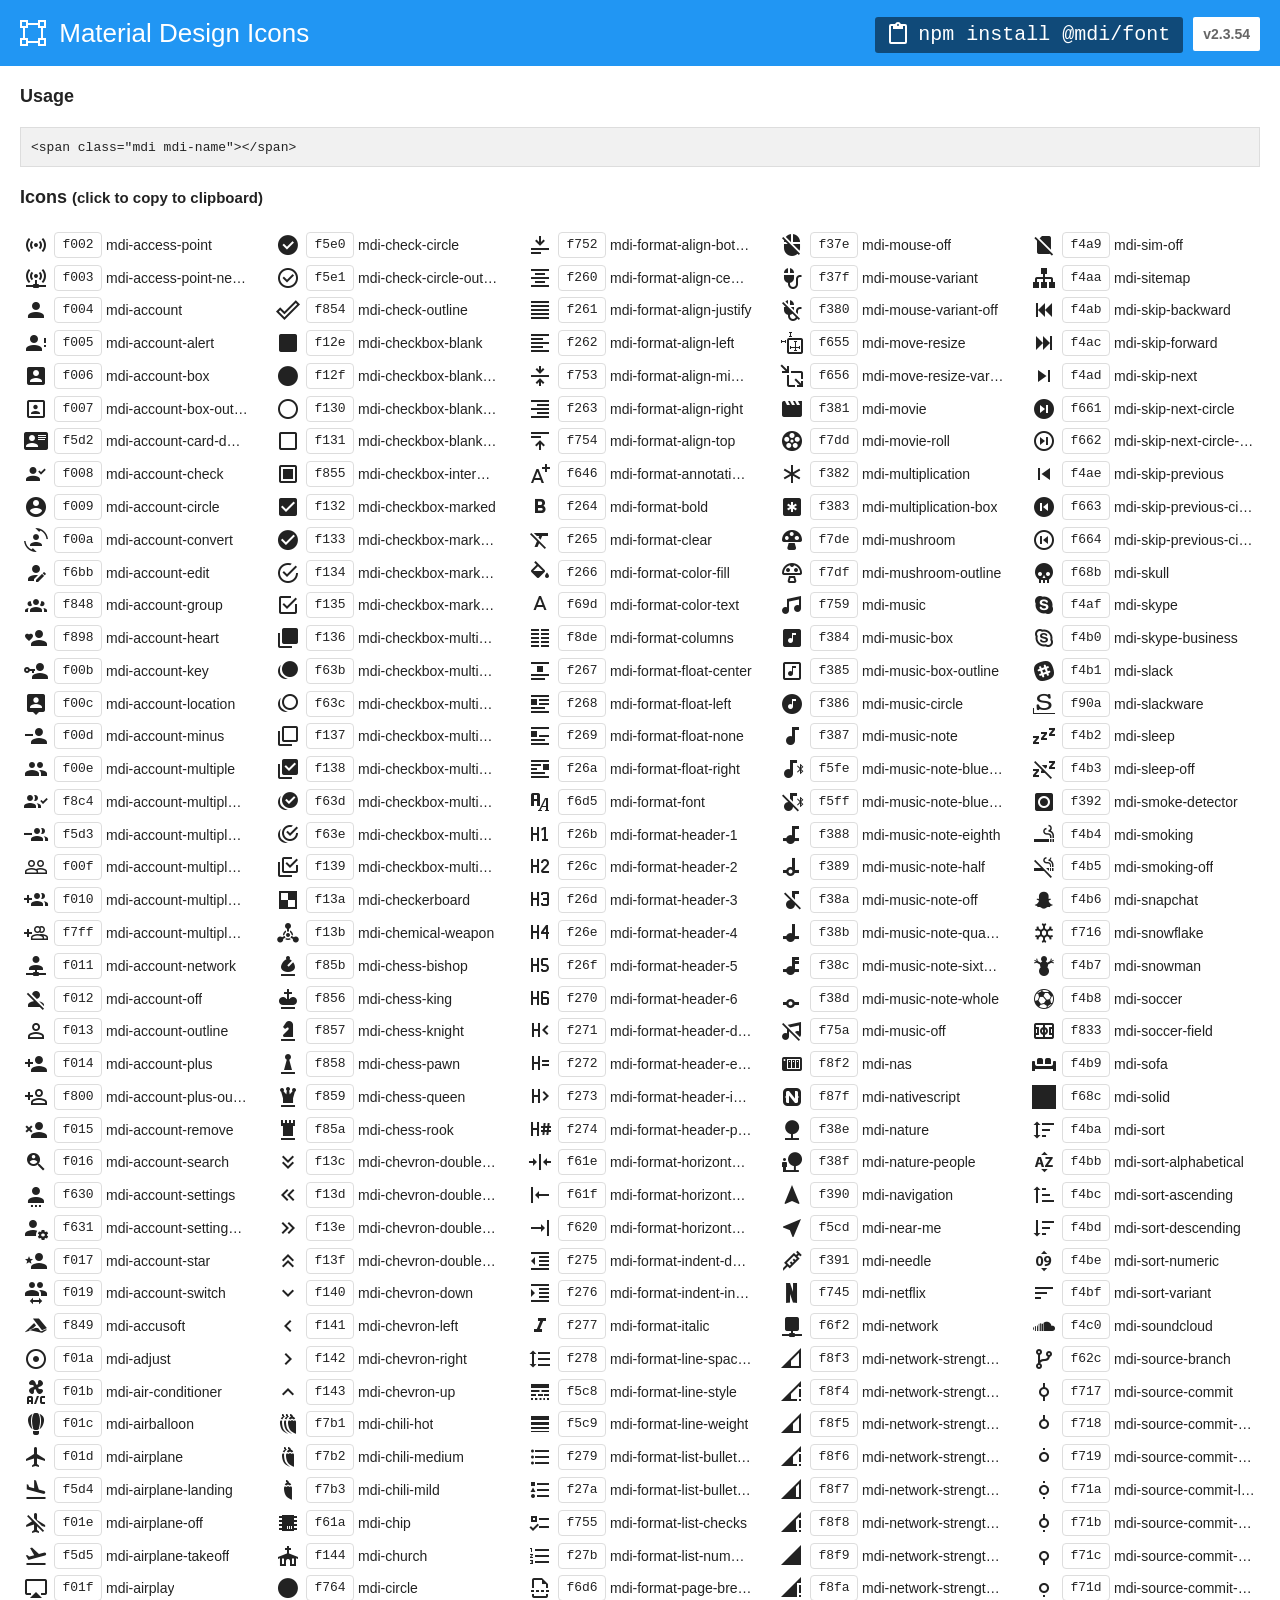
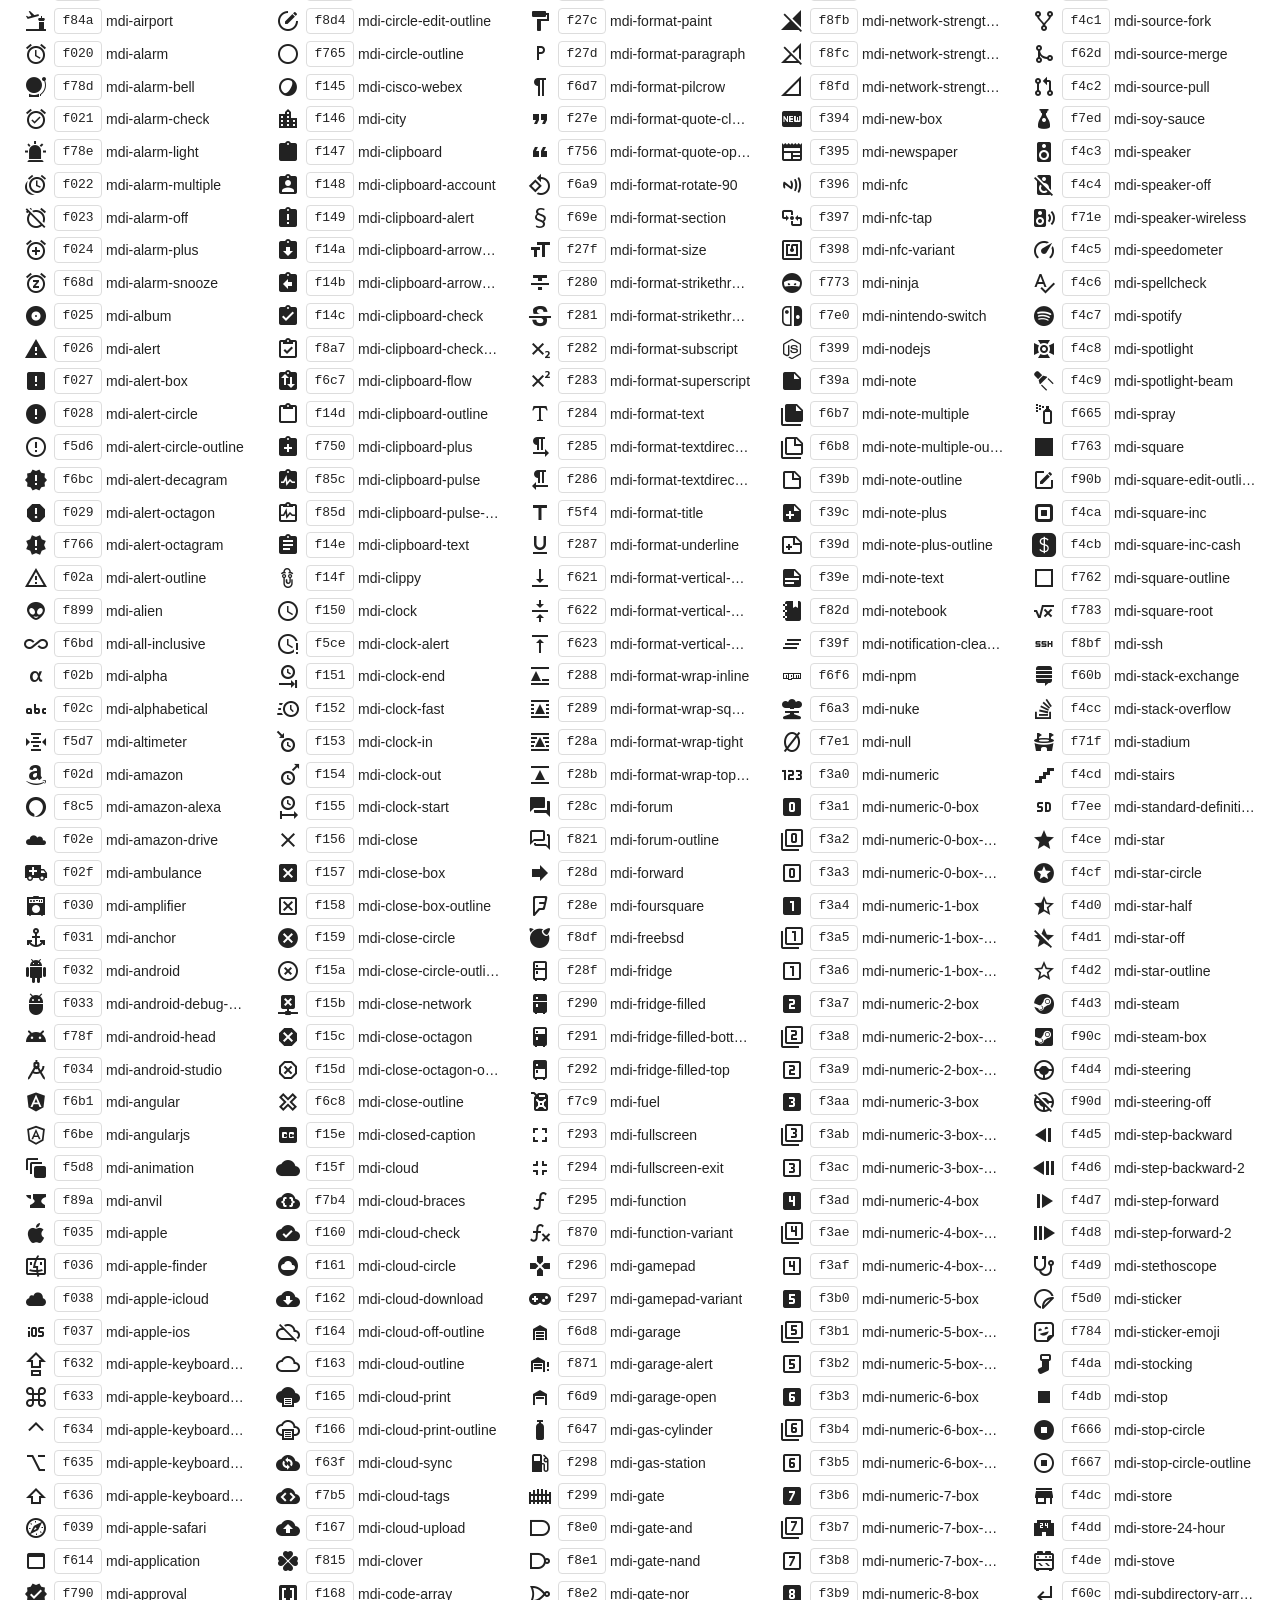
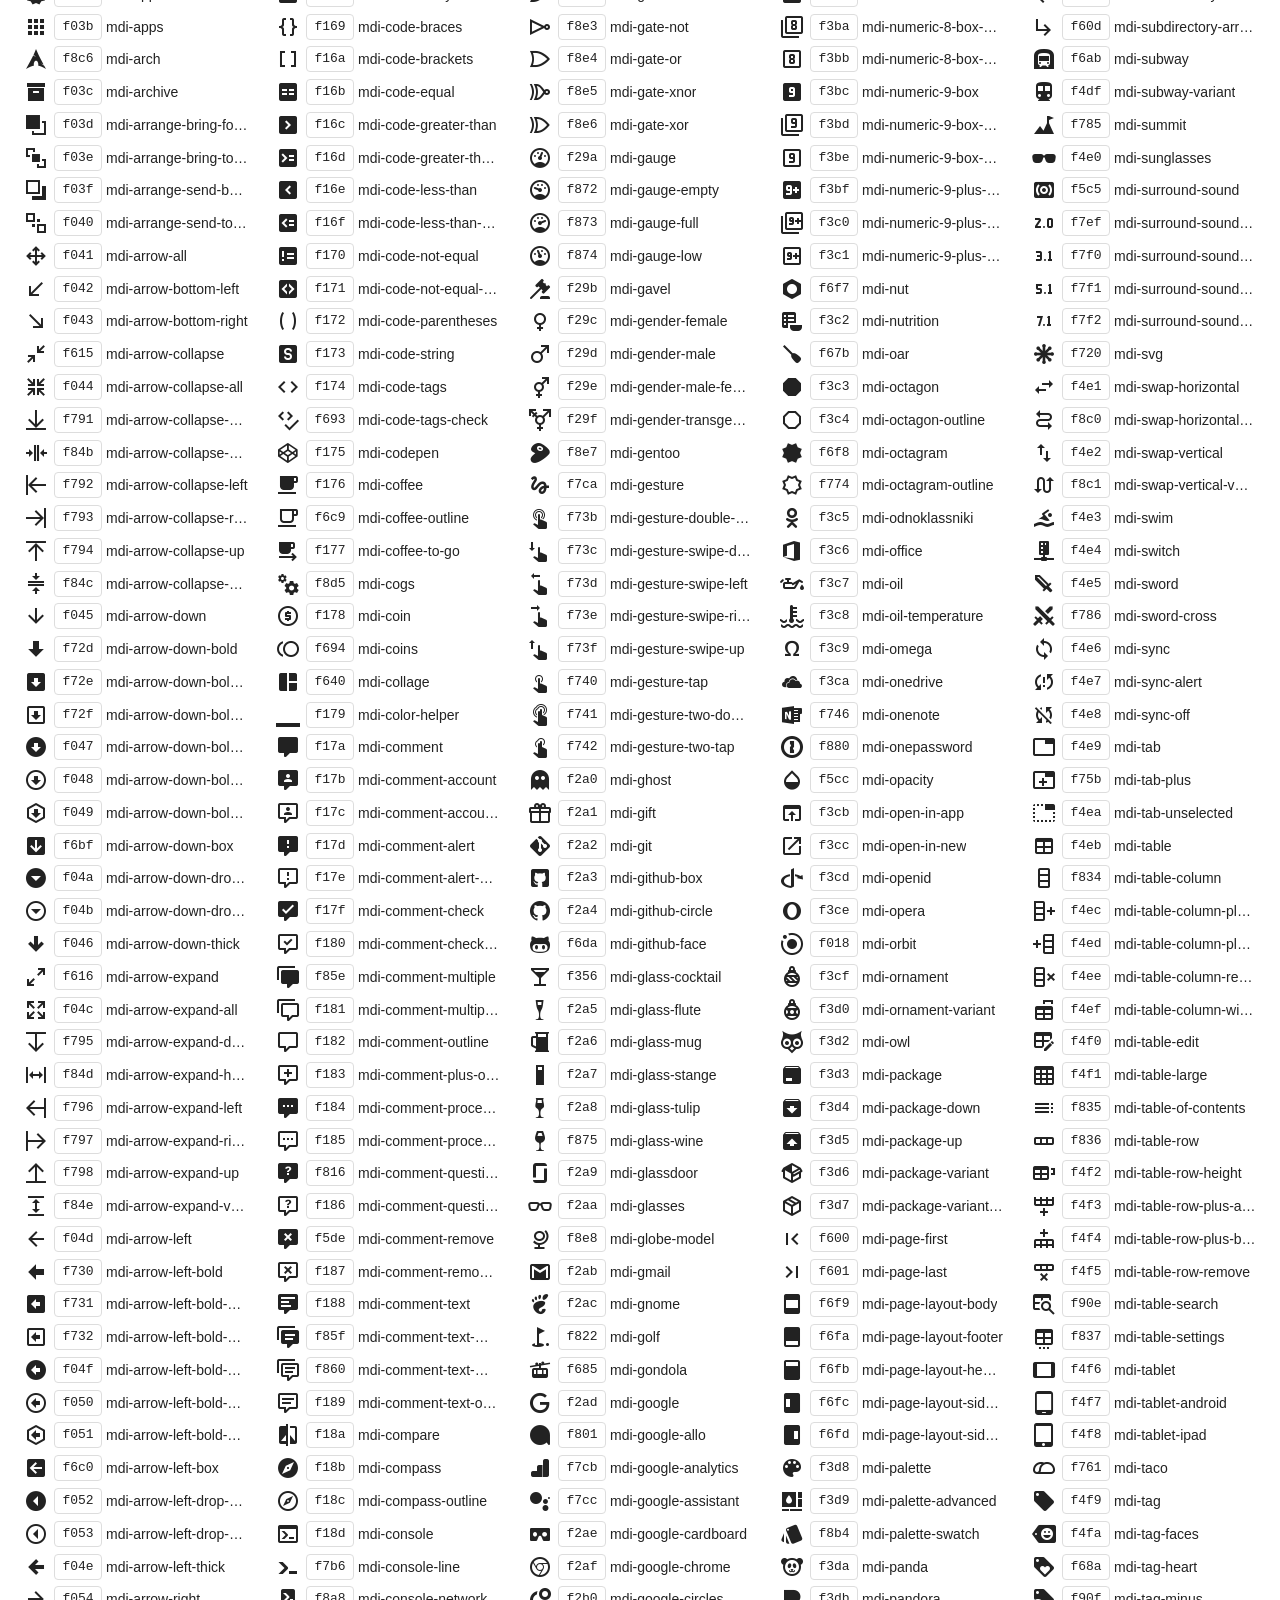
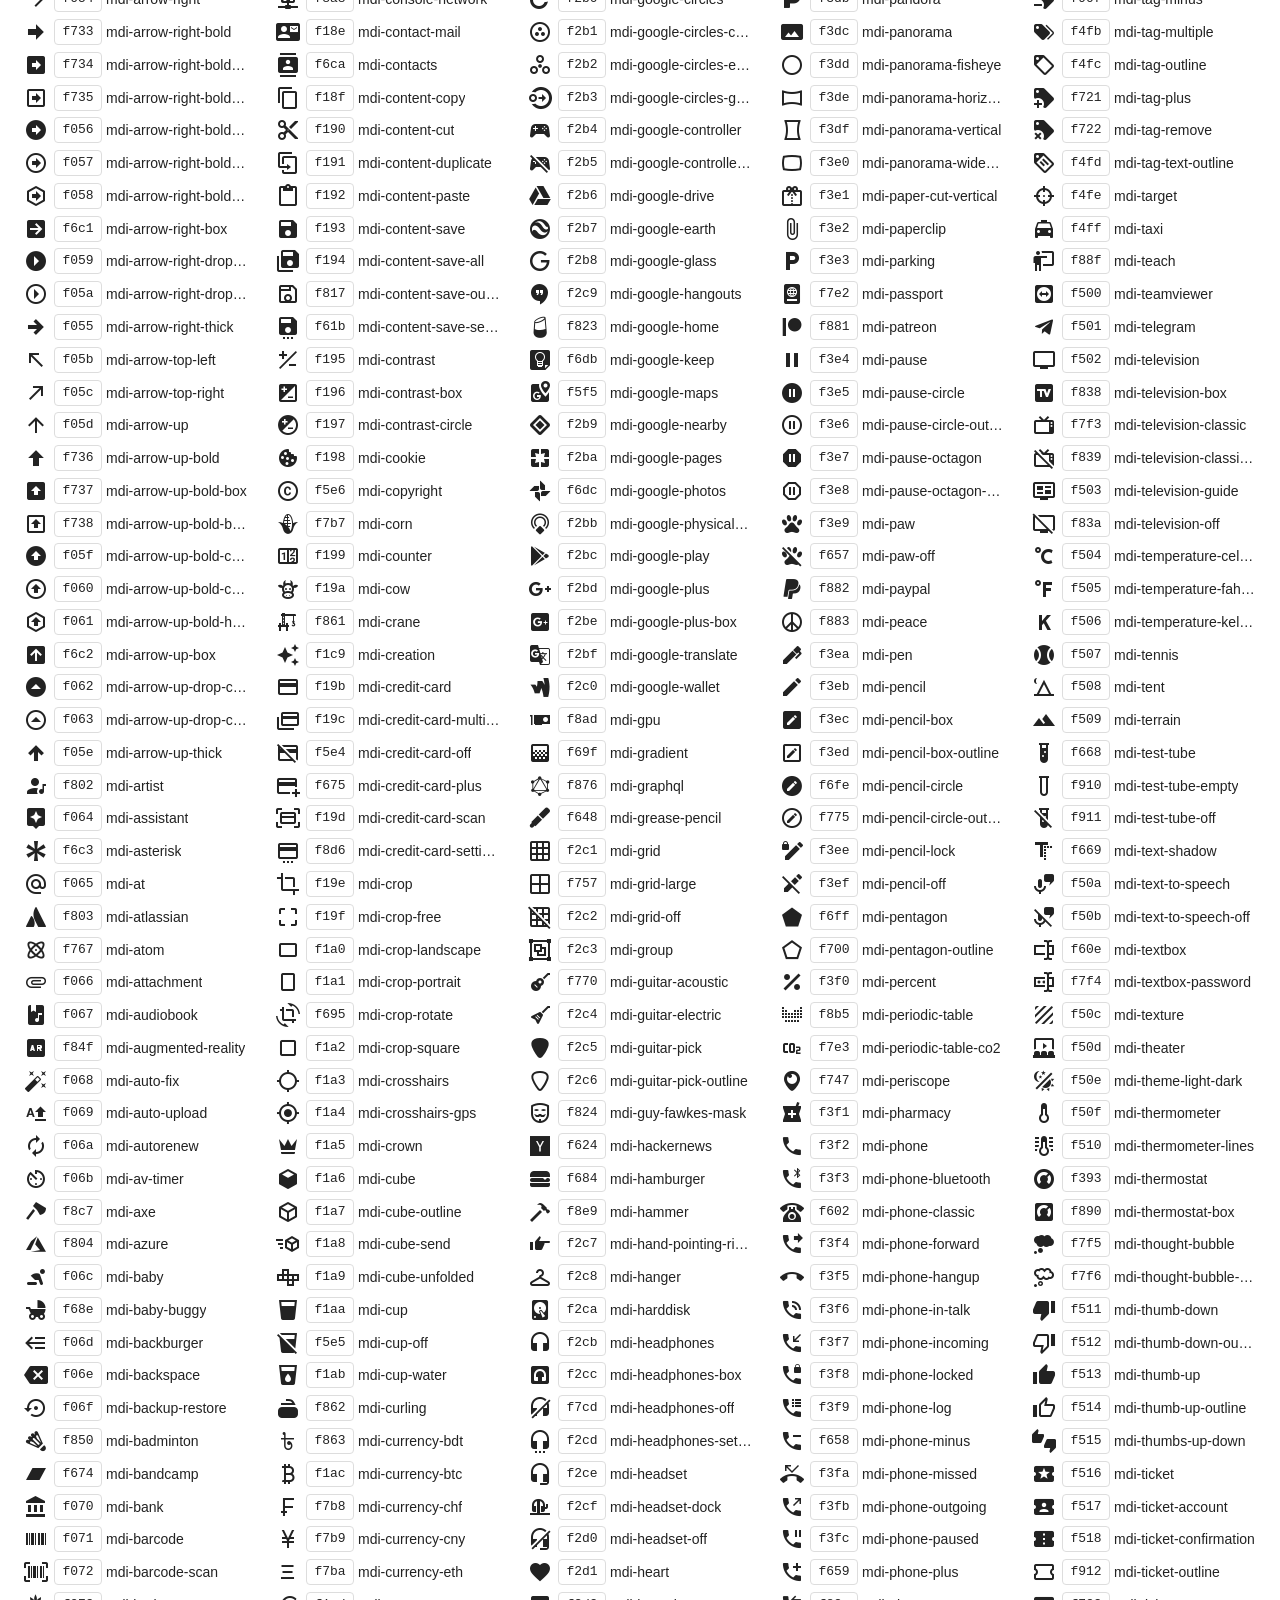
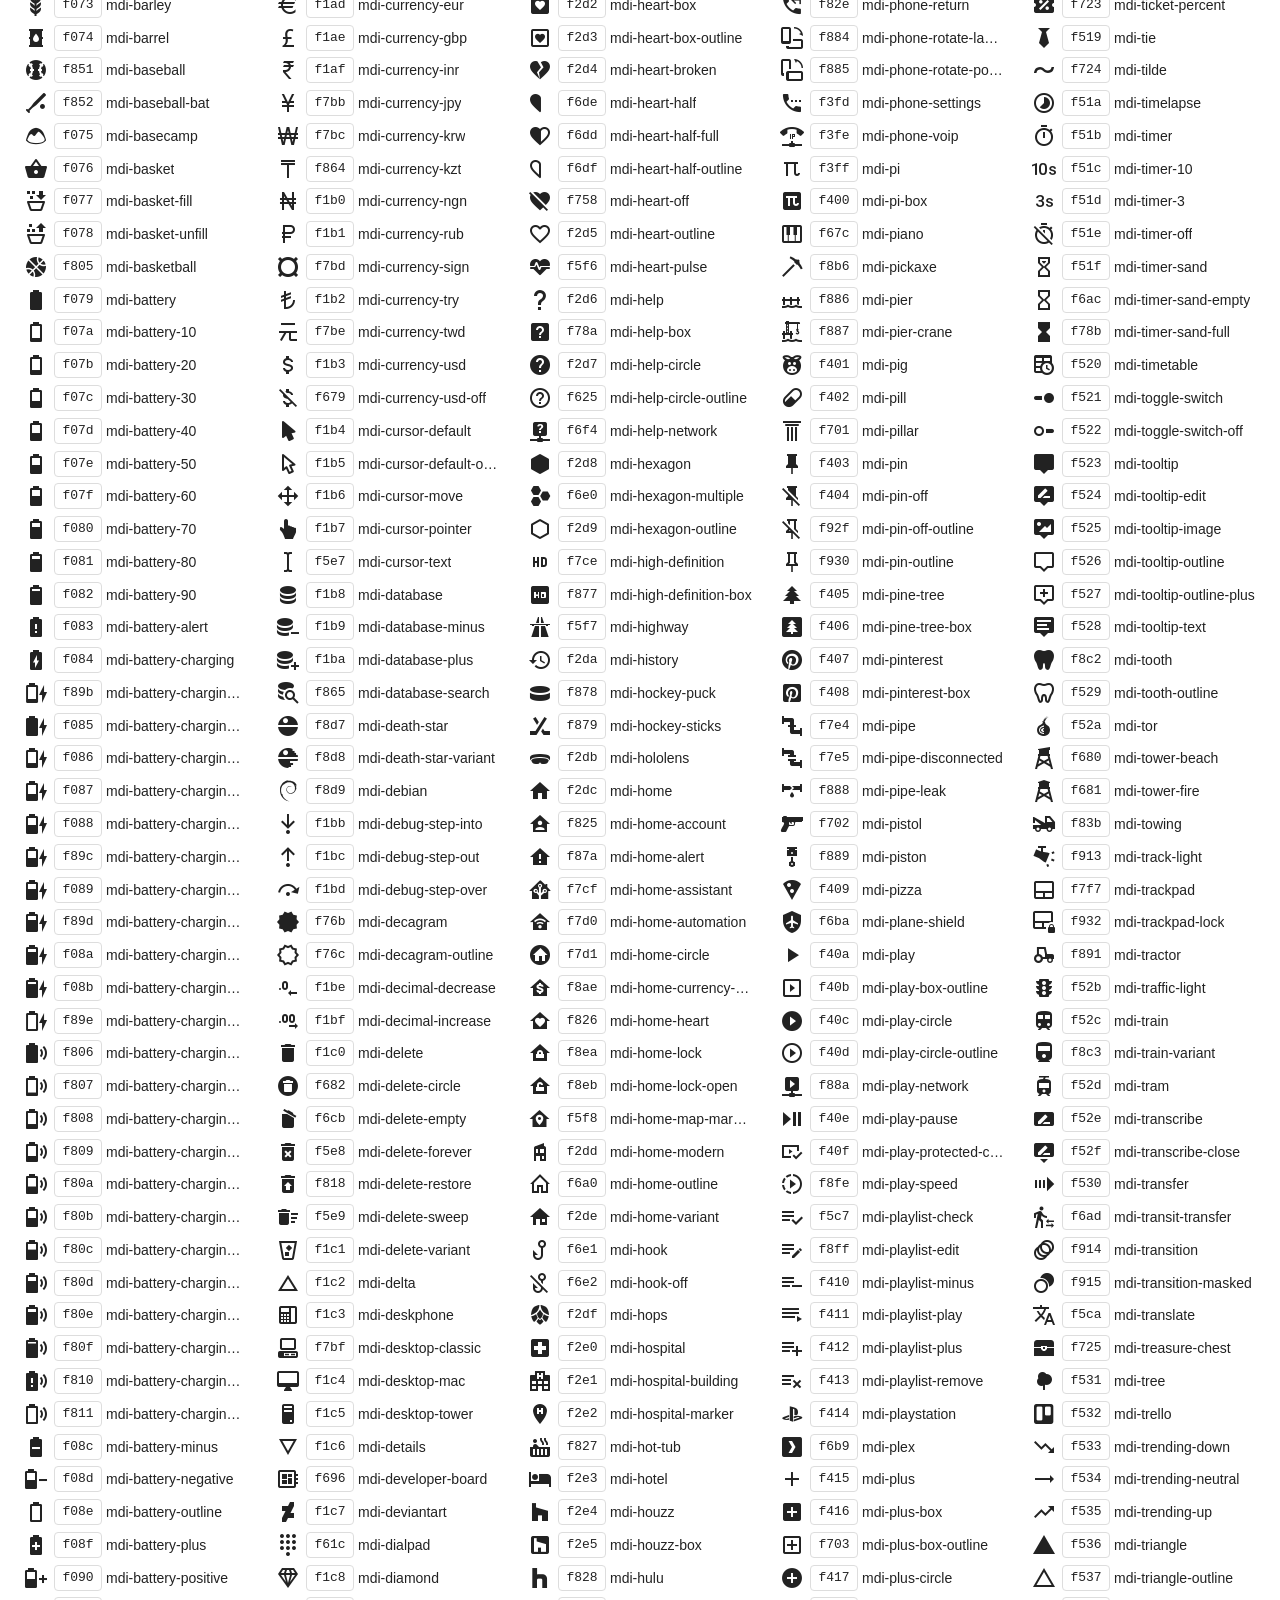
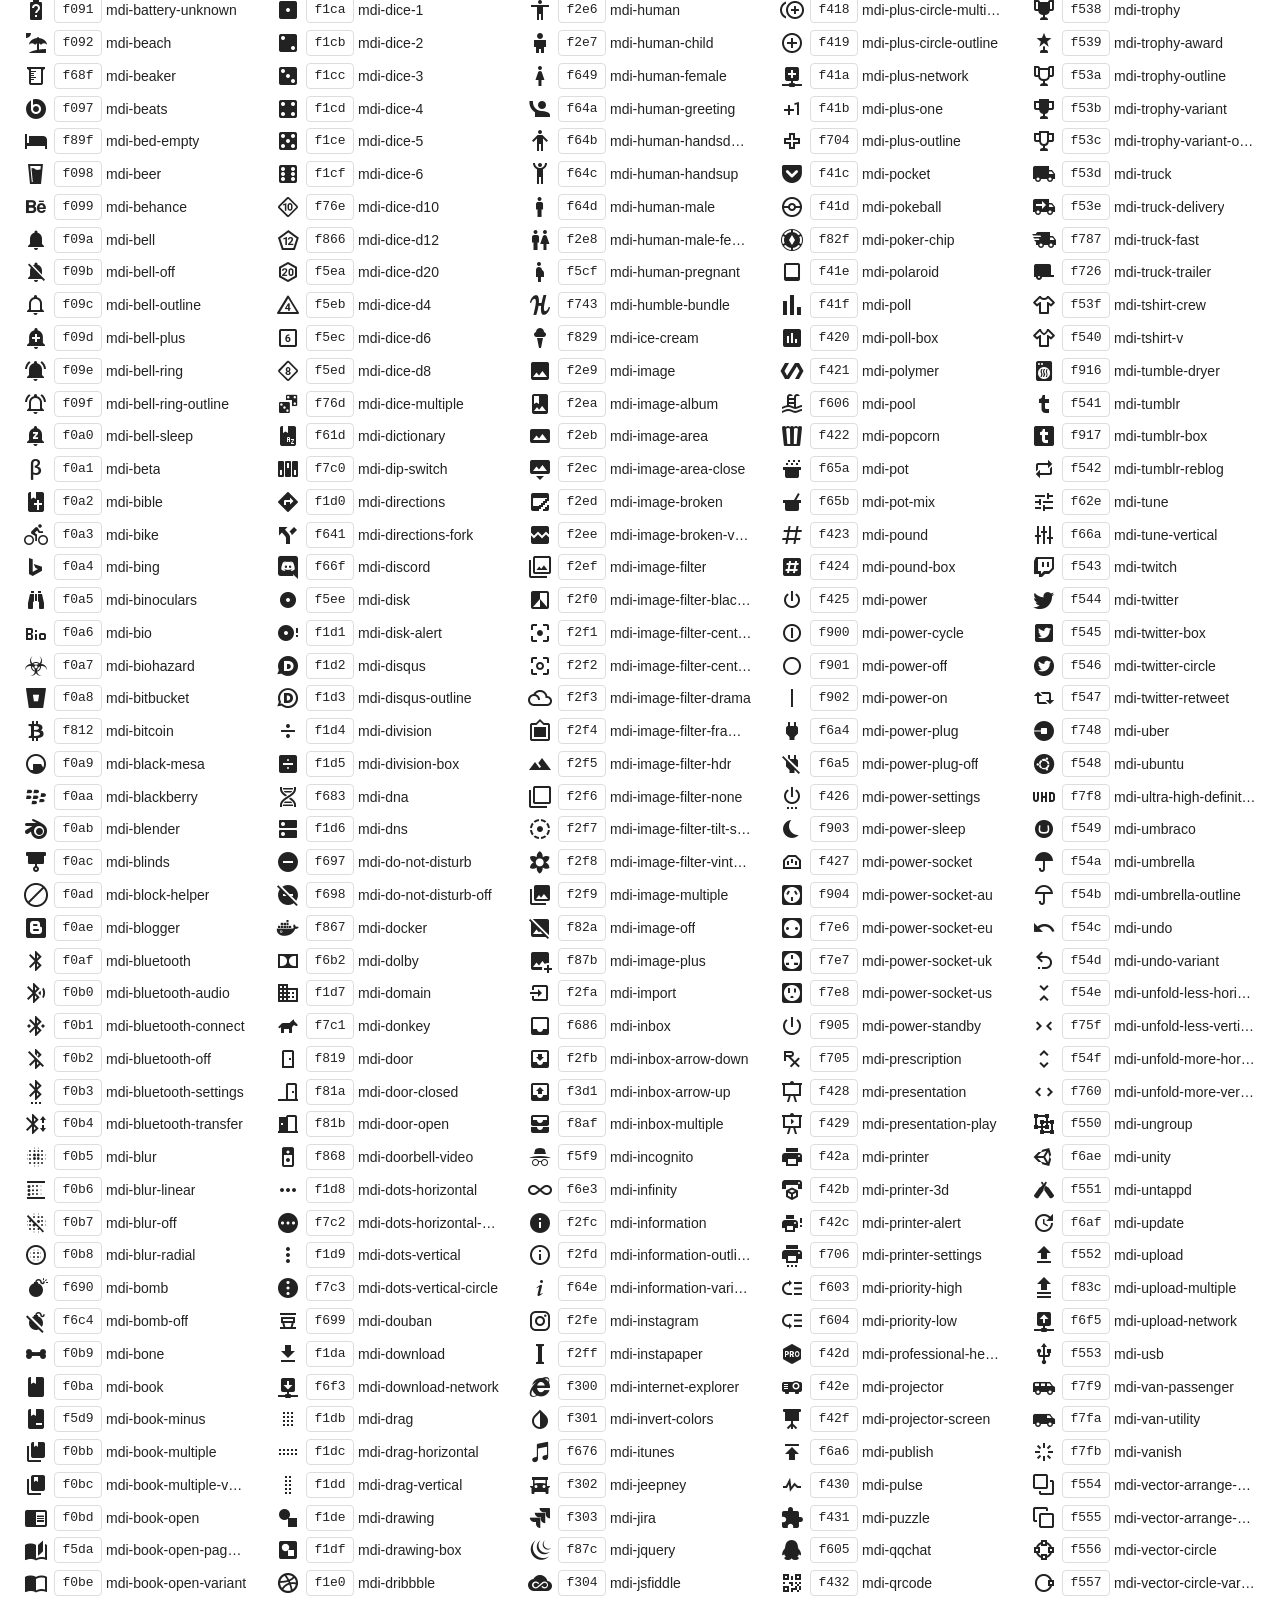
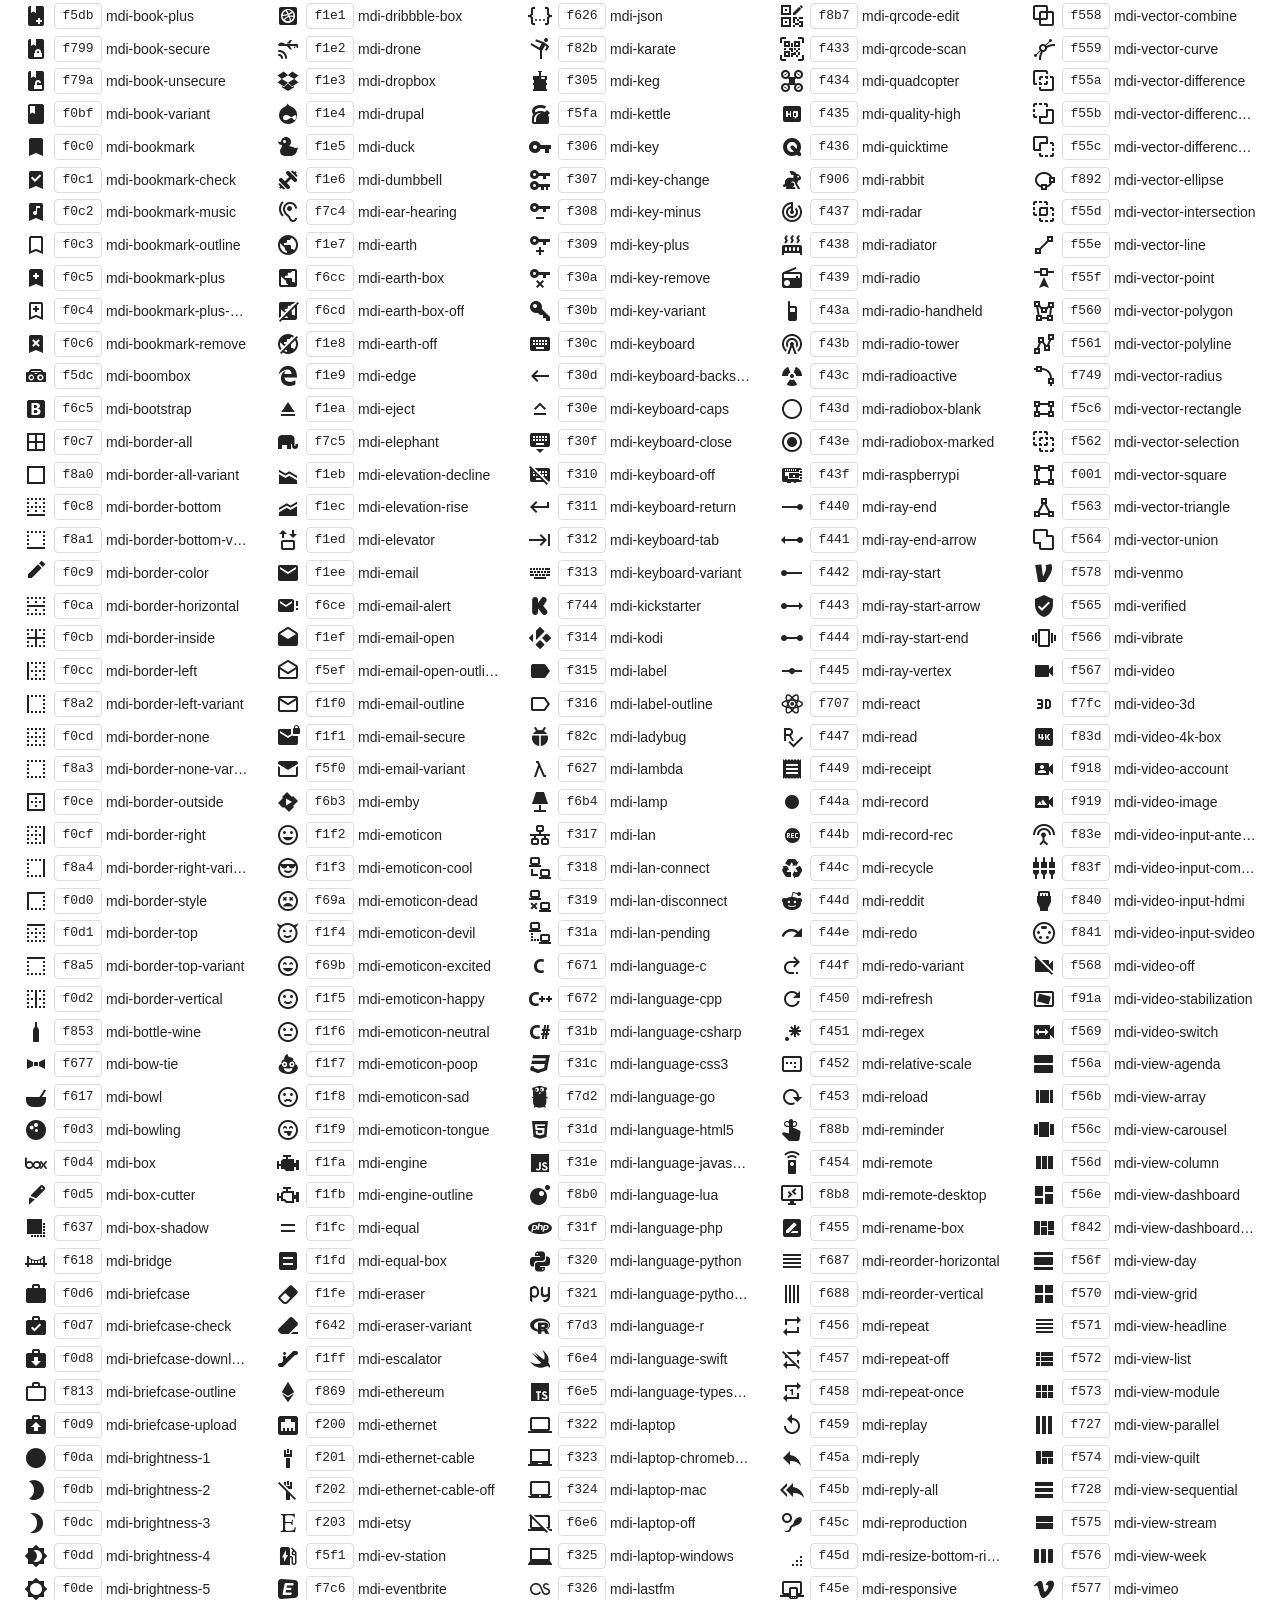
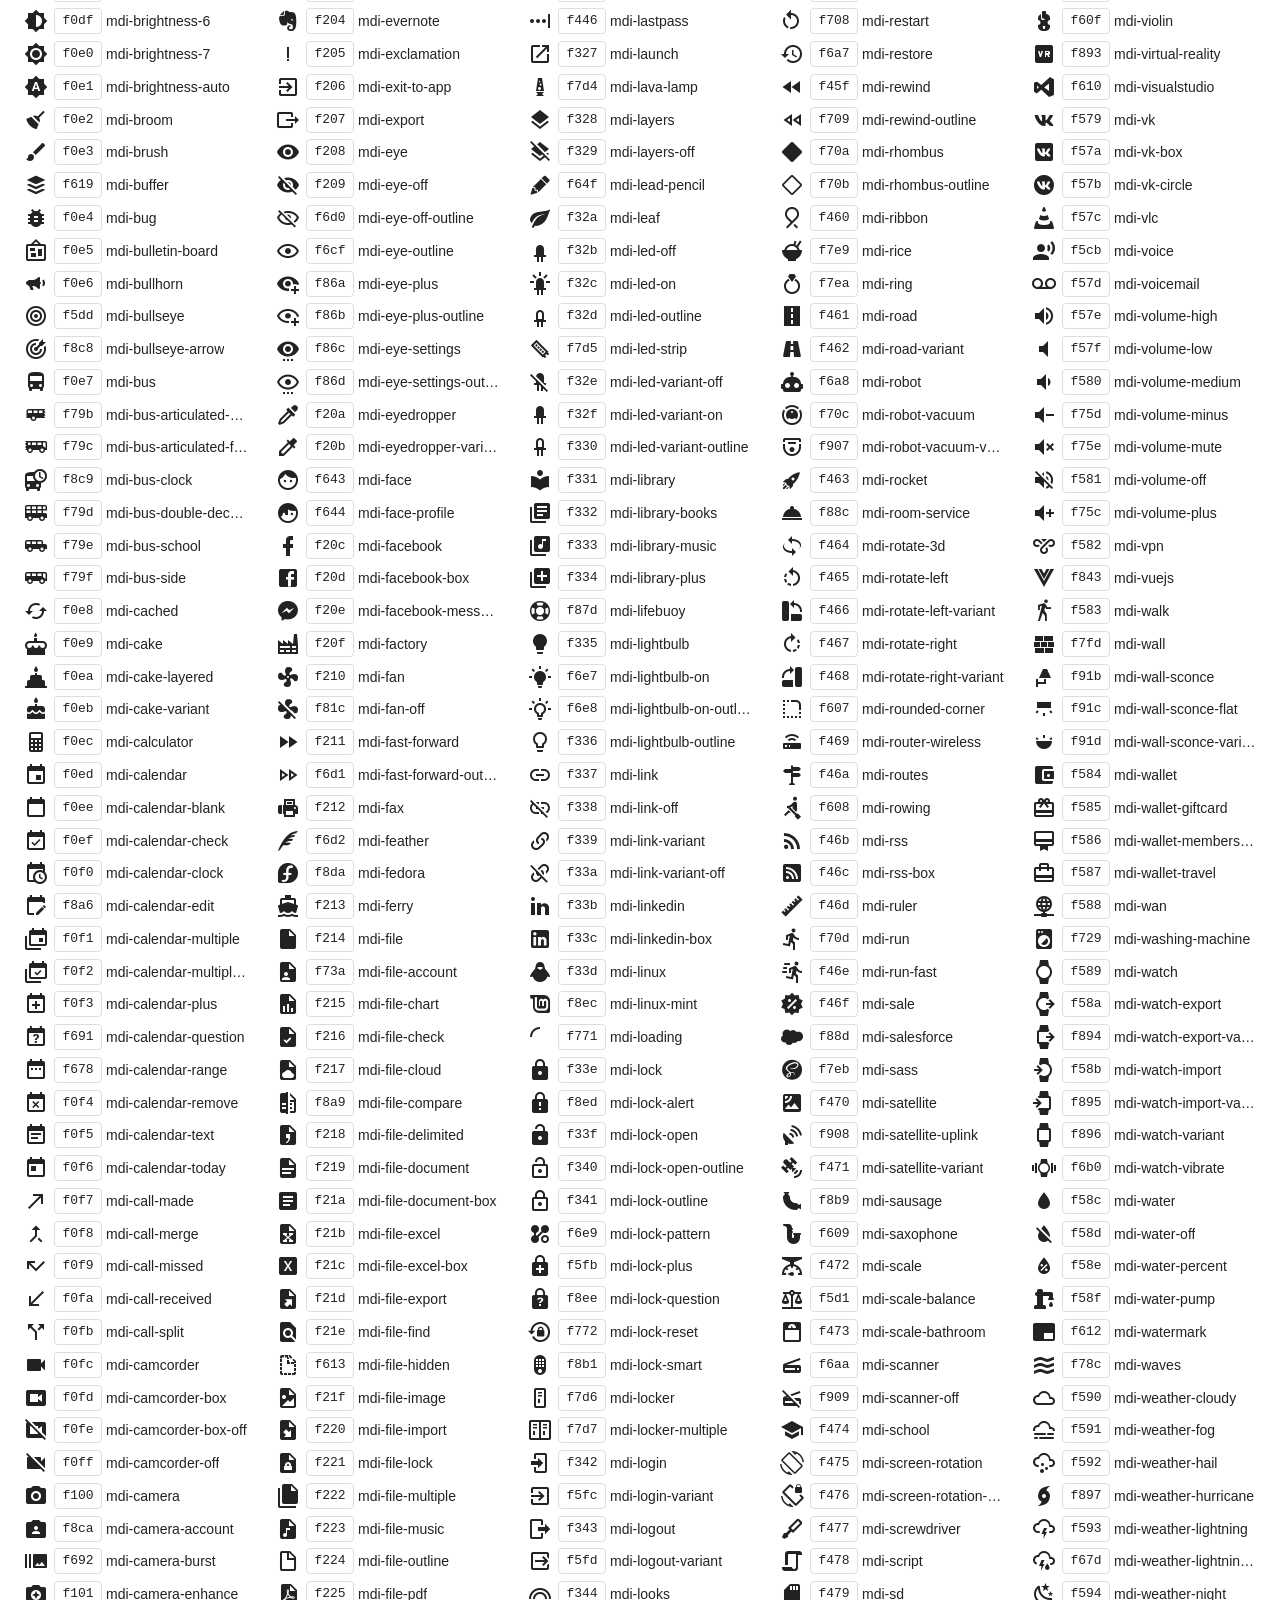
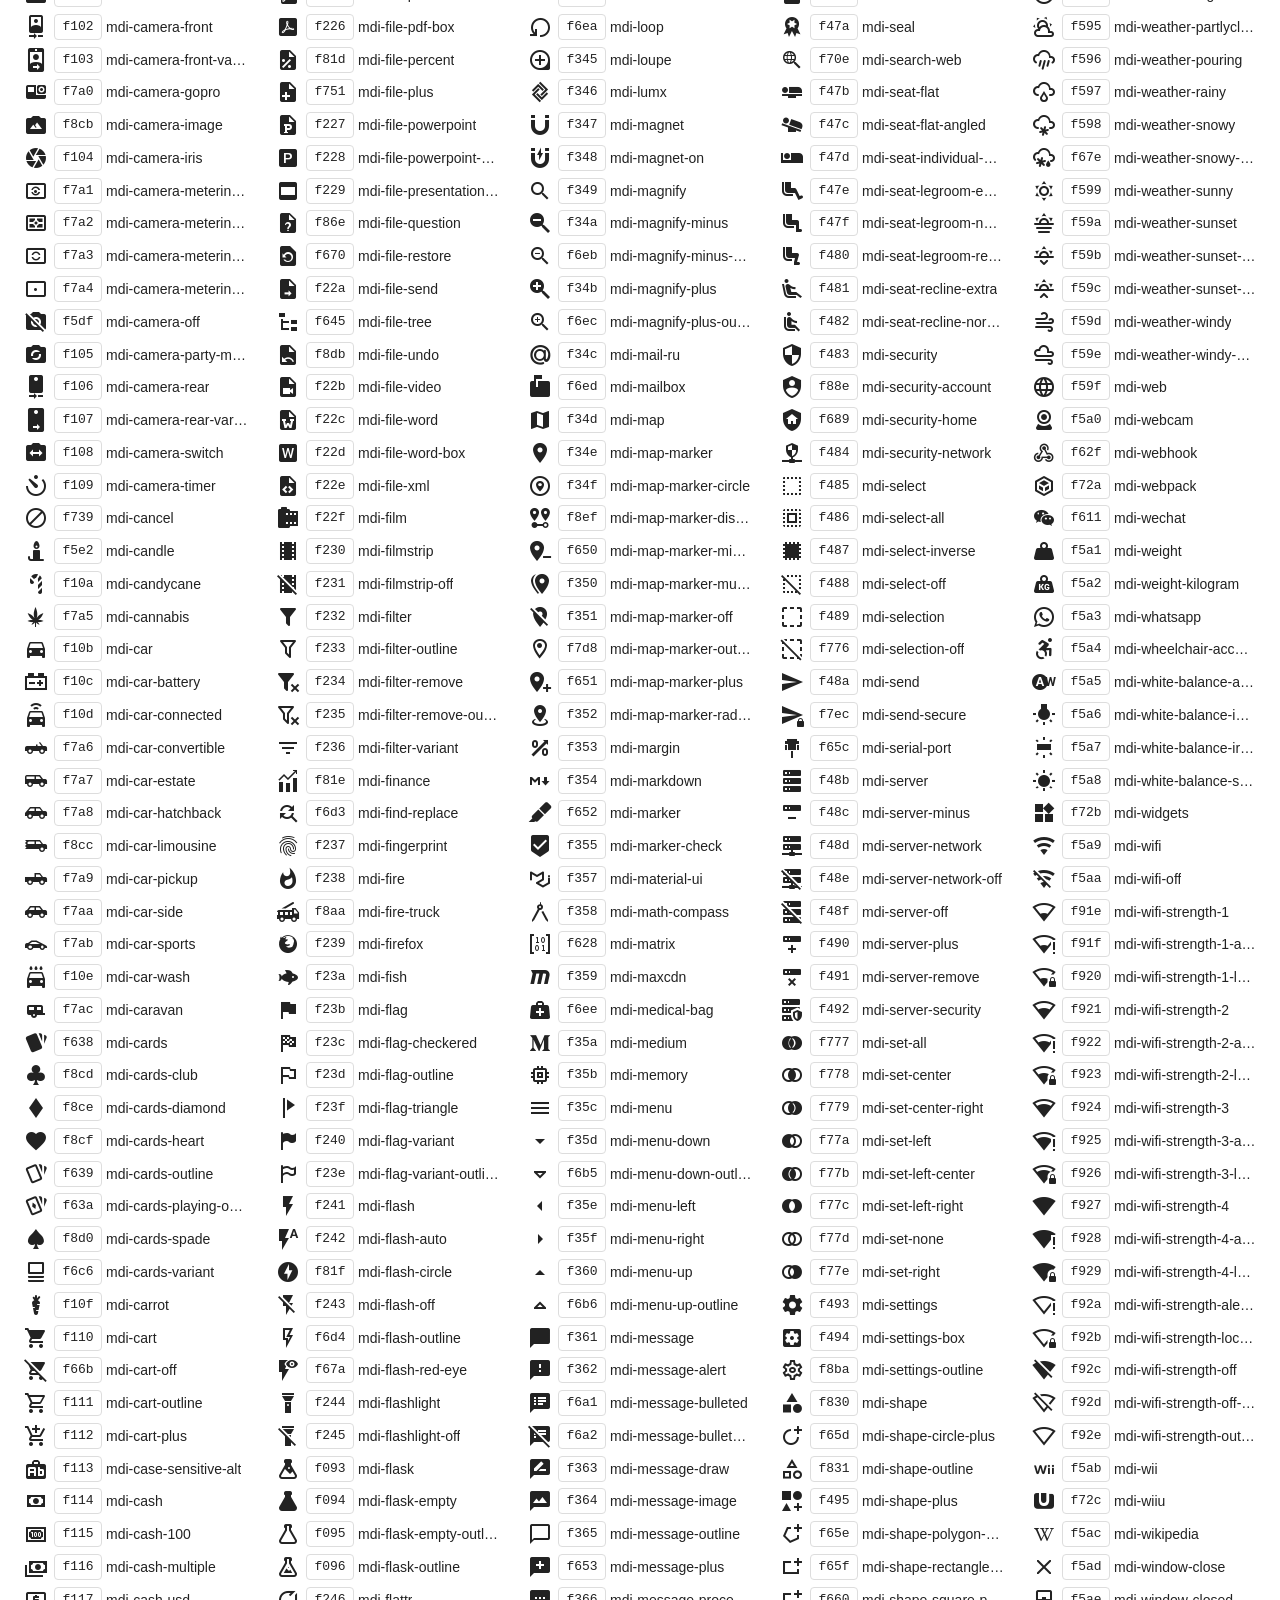
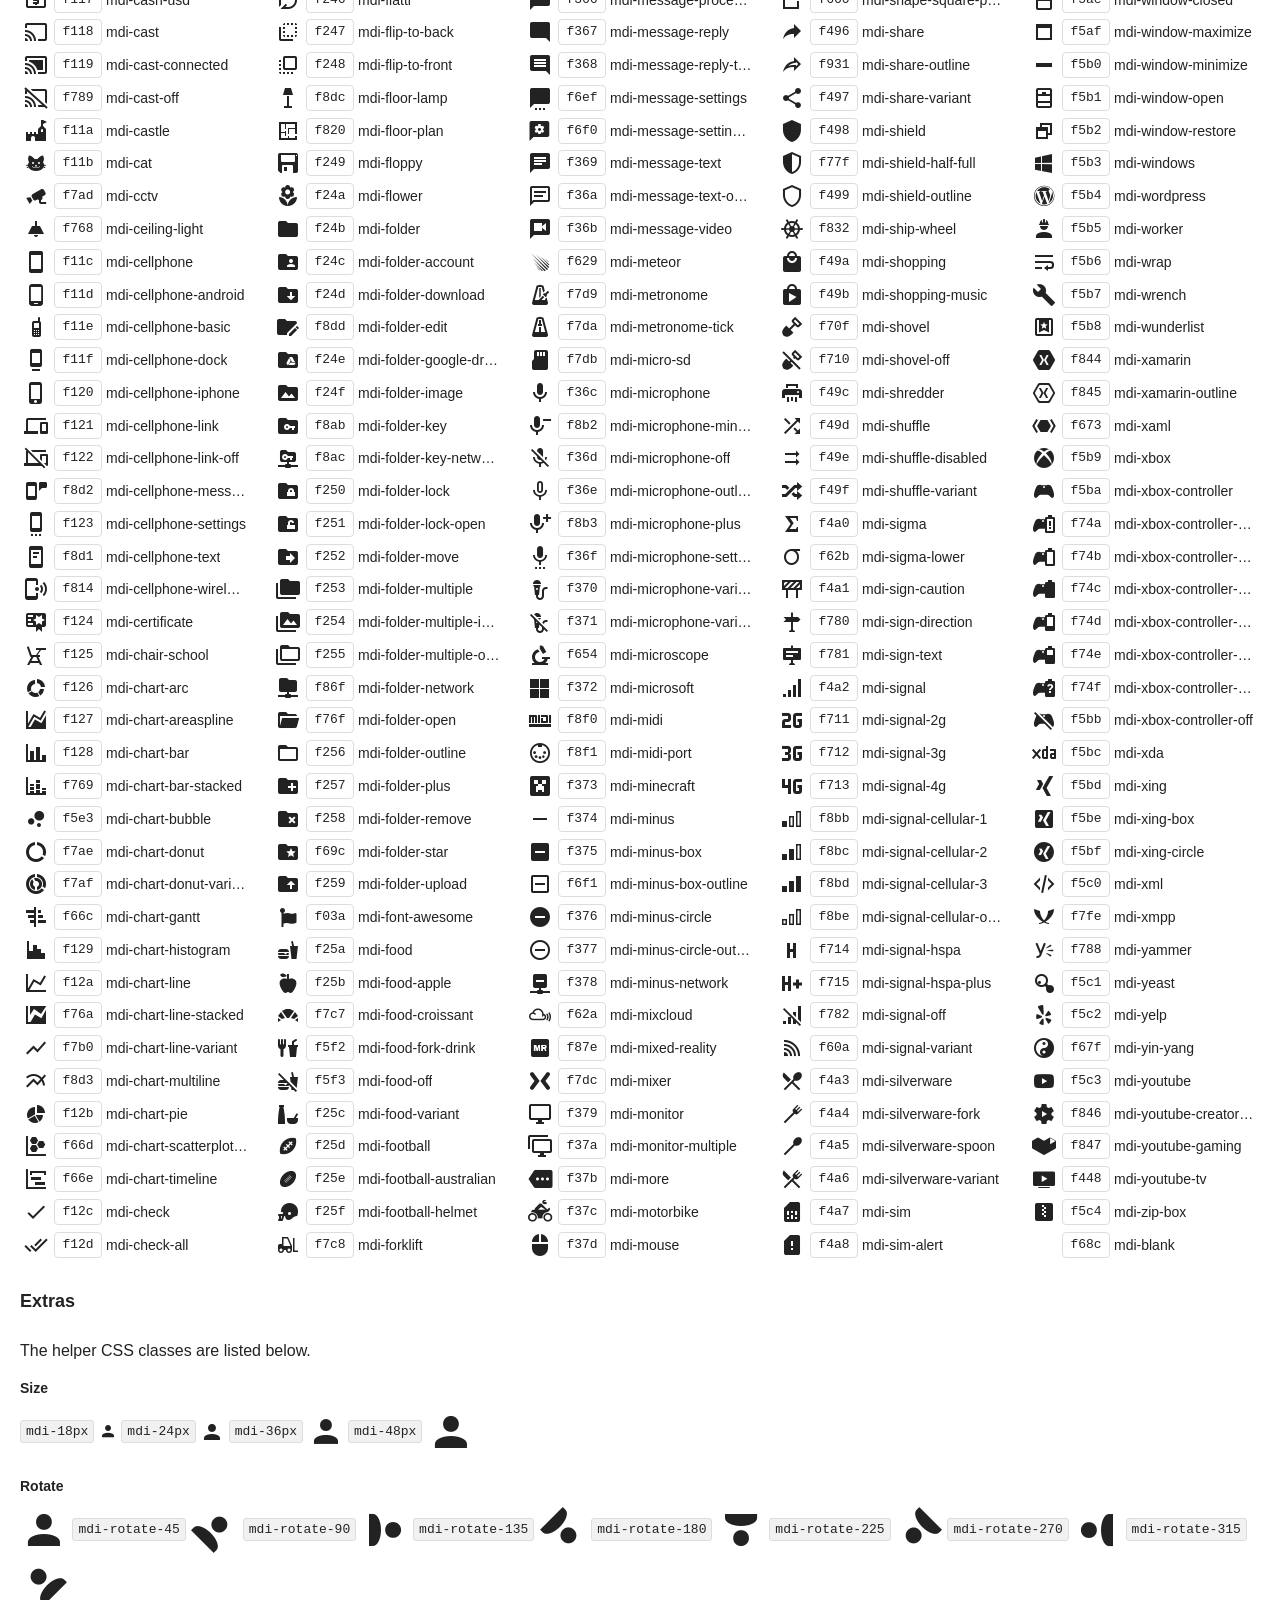
<file: resources/material/preview.html>
﻿<!doctype html>
<html>
<head>
    <meta charset="utf-8" />
    <title>Material Design Icons</title>
    <style>
        * {
            margin: 0;
            padding: 0;
        }

        body {
            margin: 0;
            padding: 0;
            background: #fff;
            color: #222;
        }

        h1, h2, h3, p, div, footer {
            font-family: "Helvetica Neue", Arial, sans-serif;
        }

        h1 {
            padding: 20px 20px 16px 20px;
            font-size: 26px;
            line-height: 26px;
            font-weight: normal;
            color: #FFF;
            background-color: #2196F3;
        }

        h1 svg {
            vertical-align: middle;
            width: 26px;
            height: 26px;
            margin: 0 6px 4px 0;
        }

        h1 svg path {
            fill: #FFF;
        }

        h1 .version {
            font-size: 14px;
            background: #FFF;
            padding: 4px 10px;
            float: right;
            border-radius: 2px;
            margin: -3px 0 0 0;
            color: #666;
            font-weight: bold;
        }

        h1 .version::before {
            content: 'v';
        }

        h1 code {
            font-size: 20px;
            background: rgba(0,0,0,0.5);
            padding: 4px 12px;
            border-radius: 3px;
            float: right;
            margin: -3px 10px 0 0;
            border: 1px solid transparent;
            cursor: pointer;
        }

        h1 code:hover {
            border: 1px solid #FFF;
        }

        h1 code svg {
            width: 24px;
            height: 24px;
            margin: -1px -4px 0 -2px
        }

        h2 {
            font-size: 18px;
            padding: 20px;
        }

        h3 {
            font-size: 14px;
            padding: 10px 20px 0 20px;
            font-weight: bold;
        }

        p {
            padding: 10px 20px;
        }

        p code {
            display: inline-block;
            vertical-align: middle;
            background: #F1F1F1;
            padding: 3px 5px;
            border-radius: 3px;
            border: 1px solid #DDD;
        }

        p i.mdi {
            vertical-align: middle;
            border-radius: 4px;
            display: inline-block;
        }

        p i.mdi.dark-demo {
            background: #333;
        }

        p.note {
            color: #999;
            font-size: 14px;
            padding: 0 20px 5px 20px;
        }

        .icons {
            padding: 0 20px 10px 20px;
            -webkit-column-count: 5;
            -moz-column-count: 5;
            column-count: 5;
            -webkit-column-gap: 20px;
            -moz-column-gap: 20px;
            column-gap: 20px;
        }

        .icons div {
            line-height: 2em;
        }

        .icons div span {
            cursor: pointer;
            font-size: 14px;
            text-overflow: ellipsis;
            display: inline-block;
            max-width: calc(100% - 90px);
            overflow: hidden;
            vertical-align: middle;
            white-space: nowrap;
        }

        .icons div code:hover,
        .icons div span:hover,
        .icons div i:hover {
            color: #3c90be;
        }

        .icons div code:hover {
            border-color: #3c90be;
        }

        .icons div code {
            border: 1px solid #DDD;
            width: 46px;
            margin-left: 2px;
            margin-right: 4px;
            border-radius: 4px;
            display: inline-block;
            vertical-align: middle;
            text-align: center;
            line-height: 24px;
            cursor: pointer;
        }

        .icons div i {
            display: inline-block;
            width: 32px;
            height: 24px;
            text-align: center;
            vertical-align: middle;
            cursor: pointer;
            line-height: 24px;
        }

        .icons .mdi:before {
            font-size: 24px;
        }

        pre {
            margin: 0 20px;
            font-family: Consolas, monospace;
            padding: 10px;
            border: 1px solid #DDD;
            background: #F1F1F1;
        }

        div.copied {
            position: fixed;
            top: 100px;
            left: 50%;
            width: 200px;
            text-align: center;
            color: #3c763d;
            background-color: #dff0d8;
            border: 1px solid #d6e9c6;
            padding: 10px 15px;
            border-radius: 4px;
            margin-left: -100px;
            box-shadow: 0 0 10px rgba(0, 0, 0, 0.2);
        }

        footer {
            padding: 20px;
            color: #666;
            border-top: 1px solid #DDD;
            background: #F1F1F1;
        }

        footer a {
            color: #e91e63;
            text-decoration: none;
        }
    </style>
    <link href="css/materialdesignicons.min.css" media="all" rel="stylesheet" type="text/css" />
</head>
<body>
    <h1>
        <svg>
            <path d="M0,0H8V3H18V0H26V8H23V18H26V26H18V23H8V21H18V18H21V8H18V5H8V8H5V18H8V26H0V18H3V8H0V0M2,2V6H6V2H2M2,20V24H6V20H2M20,2V6H24V2H20M20,20V24H24V20H20Z"></path>
        </svg>
        Material Design Icons
        <span class="version">2.3.54</span>
        <code id="npm" title="Copy to Clipboard">
            <svg viewBox="0 0 24 24">
                <path d="M19,20H5V4H7V7H17V4H19M12,2A1,1 0 0,1 13,3A1,1 0 0,1 12,4A1,1 0 0,1 11,3A1,1 0 0,1 12,2M19,2H14.82C14.4,0.84 13.3,0 12,0C10.7,0 9.6,0.84 9.18,2H5A2,2 0 0,0 3,4V20A2,2 0 0,0 5,22H19A2,2 0 0,0 21,20V4A2,2 0 0,0 19,2Z" />
            </svg>
            npm install @mdi/font
        </code>
    </h1>

    <h2>Usage</h2>
    <pre><code>&lt;span class=&quot;mdi mdi-<span id="name">name</span>&quot;&gt;&lt;/span&gt;</code></pre>

    <h2>Icons <small>(click to copy to clipboard)</small></h2>
    <div class="icons" id="icons"></div>

    <h2>Extras</h2>

    <p>The helper CSS classes are listed below.</p>

    <h3>Size</h3>

    <p>
        <code>mdi-18px</code> <i class="mdi mdi-18px mdi-account"></i>
        <code>mdi-24px</code> <i class="mdi mdi-24px mdi-account"></i>
        <code>mdi-36px</code> <i class="mdi mdi-36px mdi-account"></i>
        <code>mdi-48px</code> <i class="mdi mdi-48px mdi-account"></i>
    </p>

    <h3>Rotate</h3>

    <p>
        <i class="mdi mdi-48px mdi-account"></i>
        <code>mdi-rotate-45</code> <i class="mdi mdi-48px mdi-rotate-45 mdi-account"></i>
        <code>mdi-rotate-90</code> <i class="mdi mdi-48px mdi-rotate-90 mdi-account"></i>
        <code>mdi-rotate-135</code> <i class="mdi mdi-48px mdi-rotate-135 mdi-account"></i>
        <code>mdi-rotate-180</code> <i class="mdi mdi-48px mdi-rotate-180 mdi-account"></i>
        <code>mdi-rotate-225</code> <i class="mdi mdi-48px mdi-rotate-225 mdi-account"></i>
        <code>mdi-rotate-270</code> <i class="mdi mdi-48px mdi-rotate-270 mdi-account"></i>
        <code>mdi-rotate-315</code> <i class="mdi mdi-48px mdi-rotate-315 mdi-account"></i>
    </p>

    <h3>Flip</h3>

    <p>
        <i class="mdi mdi-48px mdi-account-alert"></i>
        <code>mdi-flip-h</code> <i class="mdi mdi-48px mdi-flip-h mdi-account-alert"></i>
        <code>mdi-flip-v</code> <i class="mdi mdi-48px mdi-flip-v mdi-account-alert"></i>
    </p>

    <p class="note"><strong>Note:</strong> We do not include the ability to use <code>mdi-flip-*</code> and <code>mdi-rotate-*</code> at the same time.</p>

    <h3>Spin</h3>

    <p>
        <code>mdi-spin</code> <i class="mdi mdi-48px mdi-spin mdi-loading"></i>
        <code>mdi-spin</code> <i class="mdi mdi-48px mdi-spin mdi-star"></i>
    </p>

    <h3>Color</h3>

    <p style="padding-bottom:20px;">
        <code>mdi-light</code> <i class="mdi mdi-48px mdi-light mdi-account dark-demo"></i>
        <code>mdi-light mdi-inactive</code> <i class="mdi mdi-48px mdi-light mdi-inactive mdi-account dark-demo"></i>
        <code>mdi-dark</code> <i class="mdi mdi-48px mdi-dark mdi-account"></i>
        <code>mdi-dark mdi-inactive</code> <i class="mdi mdi-48px mdi-dark mdi-inactive mdi-account"></i>
    </p>

    <footer>
        Generated with <a href="https://github.com/sapegin/grunt-webfont">grunt-webfont</a> at <a href="http://materialdesignicons.com/">MaterialDesignIcons.com</a>.
        <a href="https://www.npmjs.com/org/mdi" target="_blank">NPM @mdi Organization</a>.
    </footer>

    <script type="text/javascript">
        (function () {
            var icons = [{"name":"access-point","hex":"f002"},{"name":"access-point-network","hex":"f003"},{"name":"account","hex":"f004"},{"name":"account-alert","hex":"f005"},{"name":"account-box","hex":"f006"},{"name":"account-box-outline","hex":"f007"},{"name":"account-card-details","hex":"f5d2"},{"name":"account-check","hex":"f008"},{"name":"account-circle","hex":"f009"},{"name":"account-convert","hex":"f00a"},{"name":"account-edit","hex":"f6bb"},{"name":"account-group","hex":"f848"},{"name":"account-heart","hex":"f898"},{"name":"account-key","hex":"f00b"},{"name":"account-location","hex":"f00c"},{"name":"account-minus","hex":"f00d"},{"name":"account-multiple","hex":"f00e"},{"name":"account-multiple-check","hex":"f8c4"},{"name":"account-multiple-minus","hex":"f5d3"},{"name":"account-multiple-outline","hex":"f00f"},{"name":"account-multiple-plus","hex":"f010"},{"name":"account-multiple-plus-outline","hex":"f7ff"},{"name":"account-network","hex":"f011"},{"name":"account-off","hex":"f012"},{"name":"account-outline","hex":"f013"},{"name":"account-plus","hex":"f014"},{"name":"account-plus-outline","hex":"f800"},{"name":"account-remove","hex":"f015"},{"name":"account-search","hex":"f016"},{"name":"account-settings","hex":"f630"},{"name":"account-settings-variant","hex":"f631"},{"name":"account-star","hex":"f017"},{"name":"account-switch","hex":"f019"},{"name":"accusoft","hex":"f849"},{"name":"adjust","hex":"f01a"},{"name":"air-conditioner","hex":"f01b"},{"name":"airballoon","hex":"f01c"},{"name":"airplane","hex":"f01d"},{"name":"airplane-landing","hex":"f5d4"},{"name":"airplane-off","hex":"f01e"},{"name":"airplane-takeoff","hex":"f5d5"},{"name":"airplay","hex":"f01f"},{"name":"airport","hex":"f84a"},{"name":"alarm","hex":"f020"},{"name":"alarm-bell","hex":"f78d"},{"name":"alarm-check","hex":"f021"},{"name":"alarm-light","hex":"f78e"},{"name":"alarm-multiple","hex":"f022"},{"name":"alarm-off","hex":"f023"},{"name":"alarm-plus","hex":"f024"},{"name":"alarm-snooze","hex":"f68d"},{"name":"album","hex":"f025"},{"name":"alert","hex":"f026"},{"name":"alert-box","hex":"f027"},{"name":"alert-circle","hex":"f028"},{"name":"alert-circle-outline","hex":"f5d6"},{"name":"alert-decagram","hex":"f6bc"},{"name":"alert-octagon","hex":"f029"},{"name":"alert-octagram","hex":"f766"},{"name":"alert-outline","hex":"f02a"},{"name":"alien","hex":"f899"},{"name":"all-inclusive","hex":"f6bd"},{"name":"alpha","hex":"f02b"},{"name":"alphabetical","hex":"f02c"},{"name":"altimeter","hex":"f5d7"},{"name":"amazon","hex":"f02d"},{"name":"amazon-alexa","hex":"f8c5"},{"name":"amazon-drive","hex":"f02e"},{"name":"ambulance","hex":"f02f"},{"name":"amplifier","hex":"f030"},{"name":"anchor","hex":"f031"},{"name":"android","hex":"f032"},{"name":"android-debug-bridge","hex":"f033"},{"name":"android-head","hex":"f78f"},{"name":"android-studio","hex":"f034"},{"name":"angular","hex":"f6b1"},{"name":"angularjs","hex":"f6be"},{"name":"animation","hex":"f5d8"},{"name":"anvil","hex":"f89a"},{"name":"apple","hex":"f035"},{"name":"apple-finder","hex":"f036"},{"name":"apple-icloud","hex":"f038"},{"name":"apple-ios","hex":"f037"},{"name":"apple-keyboard-caps","hex":"f632"},{"name":"apple-keyboard-command","hex":"f633"},{"name":"apple-keyboard-control","hex":"f634"},{"name":"apple-keyboard-option","hex":"f635"},{"name":"apple-keyboard-shift","hex":"f636"},{"name":"apple-safari","hex":"f039"},{"name":"application","hex":"f614"},{"name":"approval","hex":"f790"},{"name":"apps","hex":"f03b"},{"name":"arch","hex":"f8c6"},{"name":"archive","hex":"f03c"},{"name":"arrange-bring-forward","hex":"f03d"},{"name":"arrange-bring-to-front","hex":"f03e"},{"name":"arrange-send-backward","hex":"f03f"},{"name":"arrange-send-to-back","hex":"f040"},{"name":"arrow-all","hex":"f041"},{"name":"arrow-bottom-left","hex":"f042"},{"name":"arrow-bottom-right","hex":"f043"},{"name":"arrow-collapse","hex":"f615"},{"name":"arrow-collapse-all","hex":"f044"},{"name":"arrow-collapse-down","hex":"f791"},{"name":"arrow-collapse-horizontal","hex":"f84b"},{"name":"arrow-collapse-left","hex":"f792"},{"name":"arrow-collapse-right","hex":"f793"},{"name":"arrow-collapse-up","hex":"f794"},{"name":"arrow-collapse-vertical","hex":"f84c"},{"name":"arrow-down","hex":"f045"},{"name":"arrow-down-bold","hex":"f72d"},{"name":"arrow-down-bold-box","hex":"f72e"},{"name":"arrow-down-bold-box-outline","hex":"f72f"},{"name":"arrow-down-bold-circle","hex":"f047"},{"name":"arrow-down-bold-circle-outline","hex":"f048"},{"name":"arrow-down-bold-hexagon-outline","hex":"f049"},{"name":"arrow-down-box","hex":"f6bf"},{"name":"arrow-down-drop-circle","hex":"f04a"},{"name":"arrow-down-drop-circle-outline","hex":"f04b"},{"name":"arrow-down-thick","hex":"f046"},{"name":"arrow-expand","hex":"f616"},{"name":"arrow-expand-all","hex":"f04c"},{"name":"arrow-expand-down","hex":"f795"},{"name":"arrow-expand-horizontal","hex":"f84d"},{"name":"arrow-expand-left","hex":"f796"},{"name":"arrow-expand-right","hex":"f797"},{"name":"arrow-expand-up","hex":"f798"},{"name":"arrow-expand-vertical","hex":"f84e"},{"name":"arrow-left","hex":"f04d"},{"name":"arrow-left-bold","hex":"f730"},{"name":"arrow-left-bold-box","hex":"f731"},{"name":"arrow-left-bold-box-outline","hex":"f732"},{"name":"arrow-left-bold-circle","hex":"f04f"},{"name":"arrow-left-bold-circle-outline","hex":"f050"},{"name":"arrow-left-bold-hexagon-outline","hex":"f051"},{"name":"arrow-left-box","hex":"f6c0"},{"name":"arrow-left-drop-circle","hex":"f052"},{"name":"arrow-left-drop-circle-outline","hex":"f053"},{"name":"arrow-left-thick","hex":"f04e"},{"name":"arrow-right","hex":"f054"},{"name":"arrow-right-bold","hex":"f733"},{"name":"arrow-right-bold-box","hex":"f734"},{"name":"arrow-right-bold-box-outline","hex":"f735"},{"name":"arrow-right-bold-circle","hex":"f056"},{"name":"arrow-right-bold-circle-outline","hex":"f057"},{"name":"arrow-right-bold-hexagon-outline","hex":"f058"},{"name":"arrow-right-box","hex":"f6c1"},{"name":"arrow-right-drop-circle","hex":"f059"},{"name":"arrow-right-drop-circle-outline","hex":"f05a"},{"name":"arrow-right-thick","hex":"f055"},{"name":"arrow-top-left","hex":"f05b"},{"name":"arrow-top-right","hex":"f05c"},{"name":"arrow-up","hex":"f05d"},{"name":"arrow-up-bold","hex":"f736"},{"name":"arrow-up-bold-box","hex":"f737"},{"name":"arrow-up-bold-box-outline","hex":"f738"},{"name":"arrow-up-bold-circle","hex":"f05f"},{"name":"arrow-up-bold-circle-outline","hex":"f060"},{"name":"arrow-up-bold-hexagon-outline","hex":"f061"},{"name":"arrow-up-box","hex":"f6c2"},{"name":"arrow-up-drop-circle","hex":"f062"},{"name":"arrow-up-drop-circle-outline","hex":"f063"},{"name":"arrow-up-thick","hex":"f05e"},{"name":"artist","hex":"f802"},{"name":"assistant","hex":"f064"},{"name":"asterisk","hex":"f6c3"},{"name":"at","hex":"f065"},{"name":"atlassian","hex":"f803"},{"name":"atom","hex":"f767"},{"name":"attachment","hex":"f066"},{"name":"audiobook","hex":"f067"},{"name":"augmented-reality","hex":"f84f"},{"name":"auto-fix","hex":"f068"},{"name":"auto-upload","hex":"f069"},{"name":"autorenew","hex":"f06a"},{"name":"av-timer","hex":"f06b"},{"name":"axe","hex":"f8c7"},{"name":"azure","hex":"f804"},{"name":"baby","hex":"f06c"},{"name":"baby-buggy","hex":"f68e"},{"name":"backburger","hex":"f06d"},{"name":"backspace","hex":"f06e"},{"name":"backup-restore","hex":"f06f"},{"name":"badminton","hex":"f850"},{"name":"bandcamp","hex":"f674"},{"name":"bank","hex":"f070"},{"name":"barcode","hex":"f071"},{"name":"barcode-scan","hex":"f072"},{"name":"barley","hex":"f073"},{"name":"barrel","hex":"f074"},{"name":"baseball","hex":"f851"},{"name":"baseball-bat","hex":"f852"},{"name":"basecamp","hex":"f075"},{"name":"basket","hex":"f076"},{"name":"basket-fill","hex":"f077"},{"name":"basket-unfill","hex":"f078"},{"name":"basketball","hex":"f805"},{"name":"battery","hex":"f079"},{"name":"battery-10","hex":"f07a"},{"name":"battery-20","hex":"f07b"},{"name":"battery-30","hex":"f07c"},{"name":"battery-40","hex":"f07d"},{"name":"battery-50","hex":"f07e"},{"name":"battery-60","hex":"f07f"},{"name":"battery-70","hex":"f080"},{"name":"battery-80","hex":"f081"},{"name":"battery-90","hex":"f082"},{"name":"battery-alert","hex":"f083"},{"name":"battery-charging","hex":"f084"},{"name":"battery-charging-10","hex":"f89b"},{"name":"battery-charging-100","hex":"f085"},{"name":"battery-charging-20","hex":"f086"},{"name":"battery-charging-30","hex":"f087"},{"name":"battery-charging-40","hex":"f088"},{"name":"battery-charging-50","hex":"f89c"},{"name":"battery-charging-60","hex":"f089"},{"name":"battery-charging-70","hex":"f89d"},{"name":"battery-charging-80","hex":"f08a"},{"name":"battery-charging-90","hex":"f08b"},{"name":"battery-charging-outline","hex":"f89e"},{"name":"battery-charging-wireless","hex":"f806"},{"name":"battery-charging-wireless-10","hex":"f807"},{"name":"battery-charging-wireless-20","hex":"f808"},{"name":"battery-charging-wireless-30","hex":"f809"},{"name":"battery-charging-wireless-40","hex":"f80a"},{"name":"battery-charging-wireless-50","hex":"f80b"},{"name":"battery-charging-wireless-60","hex":"f80c"},{"name":"battery-charging-wireless-70","hex":"f80d"},{"name":"battery-charging-wireless-80","hex":"f80e"},{"name":"battery-charging-wireless-90","hex":"f80f"},{"name":"battery-charging-wireless-alert","hex":"f810"},{"name":"battery-charging-wireless-outline","hex":"f811"},{"name":"battery-minus","hex":"f08c"},{"name":"battery-negative","hex":"f08d"},{"name":"battery-outline","hex":"f08e"},{"name":"battery-plus","hex":"f08f"},{"name":"battery-positive","hex":"f090"},{"name":"battery-unknown","hex":"f091"},{"name":"beach","hex":"f092"},{"name":"beaker","hex":"f68f"},{"name":"beats","hex":"f097"},{"name":"bed-empty","hex":"f89f"},{"name":"beer","hex":"f098"},{"name":"behance","hex":"f099"},{"name":"bell","hex":"f09a"},{"name":"bell-off","hex":"f09b"},{"name":"bell-outline","hex":"f09c"},{"name":"bell-plus","hex":"f09d"},{"name":"bell-ring","hex":"f09e"},{"name":"bell-ring-outline","hex":"f09f"},{"name":"bell-sleep","hex":"f0a0"},{"name":"beta","hex":"f0a1"},{"name":"bible","hex":"f0a2"},{"name":"bike","hex":"f0a3"},{"name":"bing","hex":"f0a4"},{"name":"binoculars","hex":"f0a5"},{"name":"bio","hex":"f0a6"},{"name":"biohazard","hex":"f0a7"},{"name":"bitbucket","hex":"f0a8"},{"name":"bitcoin","hex":"f812"},{"name":"black-mesa","hex":"f0a9"},{"name":"blackberry","hex":"f0aa"},{"name":"blender","hex":"f0ab"},{"name":"blinds","hex":"f0ac"},{"name":"block-helper","hex":"f0ad"},{"name":"blogger","hex":"f0ae"},{"name":"bluetooth","hex":"f0af"},{"name":"bluetooth-audio","hex":"f0b0"},{"name":"bluetooth-connect","hex":"f0b1"},{"name":"bluetooth-off","hex":"f0b2"},{"name":"bluetooth-settings","hex":"f0b3"},{"name":"bluetooth-transfer","hex":"f0b4"},{"name":"blur","hex":"f0b5"},{"name":"blur-linear","hex":"f0b6"},{"name":"blur-off","hex":"f0b7"},{"name":"blur-radial","hex":"f0b8"},{"name":"bomb","hex":"f690"},{"name":"bomb-off","hex":"f6c4"},{"name":"bone","hex":"f0b9"},{"name":"book","hex":"f0ba"},{"name":"book-minus","hex":"f5d9"},{"name":"book-multiple","hex":"f0bb"},{"name":"book-multiple-variant","hex":"f0bc"},{"name":"book-open","hex":"f0bd"},{"name":"book-open-page-variant","hex":"f5da"},{"name":"book-open-variant","hex":"f0be"},{"name":"book-plus","hex":"f5db"},{"name":"book-secure","hex":"f799"},{"name":"book-unsecure","hex":"f79a"},{"name":"book-variant","hex":"f0bf"},{"name":"bookmark","hex":"f0c0"},{"name":"bookmark-check","hex":"f0c1"},{"name":"bookmark-music","hex":"f0c2"},{"name":"bookmark-outline","hex":"f0c3"},{"name":"bookmark-plus","hex":"f0c5"},{"name":"bookmark-plus-outline","hex":"f0c4"},{"name":"bookmark-remove","hex":"f0c6"},{"name":"boombox","hex":"f5dc"},{"name":"bootstrap","hex":"f6c5"},{"name":"border-all","hex":"f0c7"},{"name":"border-all-variant","hex":"f8a0"},{"name":"border-bottom","hex":"f0c8"},{"name":"border-bottom-variant","hex":"f8a1"},{"name":"border-color","hex":"f0c9"},{"name":"border-horizontal","hex":"f0ca"},{"name":"border-inside","hex":"f0cb"},{"name":"border-left","hex":"f0cc"},{"name":"border-left-variant","hex":"f8a2"},{"name":"border-none","hex":"f0cd"},{"name":"border-none-variant","hex":"f8a3"},{"name":"border-outside","hex":"f0ce"},{"name":"border-right","hex":"f0cf"},{"name":"border-right-variant","hex":"f8a4"},{"name":"border-style","hex":"f0d0"},{"name":"border-top","hex":"f0d1"},{"name":"border-top-variant","hex":"f8a5"},{"name":"border-vertical","hex":"f0d2"},{"name":"bottle-wine","hex":"f853"},{"name":"bow-tie","hex":"f677"},{"name":"bowl","hex":"f617"},{"name":"bowling","hex":"f0d3"},{"name":"box","hex":"f0d4"},{"name":"box-cutter","hex":"f0d5"},{"name":"box-shadow","hex":"f637"},{"name":"bridge","hex":"f618"},{"name":"briefcase","hex":"f0d6"},{"name":"briefcase-check","hex":"f0d7"},{"name":"briefcase-download","hex":"f0d8"},{"name":"briefcase-outline","hex":"f813"},{"name":"briefcase-upload","hex":"f0d9"},{"name":"brightness-1","hex":"f0da"},{"name":"brightness-2","hex":"f0db"},{"name":"brightness-3","hex":"f0dc"},{"name":"brightness-4","hex":"f0dd"},{"name":"brightness-5","hex":"f0de"},{"name":"brightness-6","hex":"f0df"},{"name":"brightness-7","hex":"f0e0"},{"name":"brightness-auto","hex":"f0e1"},{"name":"broom","hex":"f0e2"},{"name":"brush","hex":"f0e3"},{"name":"buffer","hex":"f619"},{"name":"bug","hex":"f0e4"},{"name":"bulletin-board","hex":"f0e5"},{"name":"bullhorn","hex":"f0e6"},{"name":"bullseye","hex":"f5dd"},{"name":"bullseye-arrow","hex":"f8c8"},{"name":"bus","hex":"f0e7"},{"name":"bus-articulated-end","hex":"f79b"},{"name":"bus-articulated-front","hex":"f79c"},{"name":"bus-clock","hex":"f8c9"},{"name":"bus-double-decker","hex":"f79d"},{"name":"bus-school","hex":"f79e"},{"name":"bus-side","hex":"f79f"},{"name":"cached","hex":"f0e8"},{"name":"cake","hex":"f0e9"},{"name":"cake-layered","hex":"f0ea"},{"name":"cake-variant","hex":"f0eb"},{"name":"calculator","hex":"f0ec"},{"name":"calendar","hex":"f0ed"},{"name":"calendar-blank","hex":"f0ee"},{"name":"calendar-check","hex":"f0ef"},{"name":"calendar-clock","hex":"f0f0"},{"name":"calendar-edit","hex":"f8a6"},{"name":"calendar-multiple","hex":"f0f1"},{"name":"calendar-multiple-check","hex":"f0f2"},{"name":"calendar-plus","hex":"f0f3"},{"name":"calendar-question","hex":"f691"},{"name":"calendar-range","hex":"f678"},{"name":"calendar-remove","hex":"f0f4"},{"name":"calendar-text","hex":"f0f5"},{"name":"calendar-today","hex":"f0f6"},{"name":"call-made","hex":"f0f7"},{"name":"call-merge","hex":"f0f8"},{"name":"call-missed","hex":"f0f9"},{"name":"call-received","hex":"f0fa"},{"name":"call-split","hex":"f0fb"},{"name":"camcorder","hex":"f0fc"},{"name":"camcorder-box","hex":"f0fd"},{"name":"camcorder-box-off","hex":"f0fe"},{"name":"camcorder-off","hex":"f0ff"},{"name":"camera","hex":"f100"},{"name":"camera-account","hex":"f8ca"},{"name":"camera-burst","hex":"f692"},{"name":"camera-enhance","hex":"f101"},{"name":"camera-front","hex":"f102"},{"name":"camera-front-variant","hex":"f103"},{"name":"camera-gopro","hex":"f7a0"},{"name":"camera-image","hex":"f8cb"},{"name":"camera-iris","hex":"f104"},{"name":"camera-metering-center","hex":"f7a1"},{"name":"camera-metering-matrix","hex":"f7a2"},{"name":"camera-metering-partial","hex":"f7a3"},{"name":"camera-metering-spot","hex":"f7a4"},{"name":"camera-off","hex":"f5df"},{"name":"camera-party-mode","hex":"f105"},{"name":"camera-rear","hex":"f106"},{"name":"camera-rear-variant","hex":"f107"},{"name":"camera-switch","hex":"f108"},{"name":"camera-timer","hex":"f109"},{"name":"cancel","hex":"f739"},{"name":"candle","hex":"f5e2"},{"name":"candycane","hex":"f10a"},{"name":"cannabis","hex":"f7a5"},{"name":"car","hex":"f10b"},{"name":"car-battery","hex":"f10c"},{"name":"car-connected","hex":"f10d"},{"name":"car-convertible","hex":"f7a6"},{"name":"car-estate","hex":"f7a7"},{"name":"car-hatchback","hex":"f7a8"},{"name":"car-limousine","hex":"f8cc"},{"name":"car-pickup","hex":"f7a9"},{"name":"car-side","hex":"f7aa"},{"name":"car-sports","hex":"f7ab"},{"name":"car-wash","hex":"f10e"},{"name":"caravan","hex":"f7ac"},{"name":"cards","hex":"f638"},{"name":"cards-club","hex":"f8cd"},{"name":"cards-diamond","hex":"f8ce"},{"name":"cards-heart","hex":"f8cf"},{"name":"cards-outline","hex":"f639"},{"name":"cards-playing-outline","hex":"f63a"},{"name":"cards-spade","hex":"f8d0"},{"name":"cards-variant","hex":"f6c6"},{"name":"carrot","hex":"f10f"},{"name":"cart","hex":"f110"},{"name":"cart-off","hex":"f66b"},{"name":"cart-outline","hex":"f111"},{"name":"cart-plus","hex":"f112"},{"name":"case-sensitive-alt","hex":"f113"},{"name":"cash","hex":"f114"},{"name":"cash-100","hex":"f115"},{"name":"cash-multiple","hex":"f116"},{"name":"cash-usd","hex":"f117"},{"name":"cast","hex":"f118"},{"name":"cast-connected","hex":"f119"},{"name":"cast-off","hex":"f789"},{"name":"castle","hex":"f11a"},{"name":"cat","hex":"f11b"},{"name":"cctv","hex":"f7ad"},{"name":"ceiling-light","hex":"f768"},{"name":"cellphone","hex":"f11c"},{"name":"cellphone-android","hex":"f11d"},{"name":"cellphone-basic","hex":"f11e"},{"name":"cellphone-dock","hex":"f11f"},{"name":"cellphone-iphone","hex":"f120"},{"name":"cellphone-link","hex":"f121"},{"name":"cellphone-link-off","hex":"f122"},{"name":"cellphone-message","hex":"f8d2"},{"name":"cellphone-settings","hex":"f123"},{"name":"cellphone-text","hex":"f8d1"},{"name":"cellphone-wireless","hex":"f814"},{"name":"certificate","hex":"f124"},{"name":"chair-school","hex":"f125"},{"name":"chart-arc","hex":"f126"},{"name":"chart-areaspline","hex":"f127"},{"name":"chart-bar","hex":"f128"},{"name":"chart-bar-stacked","hex":"f769"},{"name":"chart-bubble","hex":"f5e3"},{"name":"chart-donut","hex":"f7ae"},{"name":"chart-donut-variant","hex":"f7af"},{"name":"chart-gantt","hex":"f66c"},{"name":"chart-histogram","hex":"f129"},{"name":"chart-line","hex":"f12a"},{"name":"chart-line-stacked","hex":"f76a"},{"name":"chart-line-variant","hex":"f7b0"},{"name":"chart-multiline","hex":"f8d3"},{"name":"chart-pie","hex":"f12b"},{"name":"chart-scatterplot-hexbin","hex":"f66d"},{"name":"chart-timeline","hex":"f66e"},{"name":"check","hex":"f12c"},{"name":"check-all","hex":"f12d"},{"name":"check-circle","hex":"f5e0"},{"name":"check-circle-outline","hex":"f5e1"},{"name":"check-outline","hex":"f854"},{"name":"checkbox-blank","hex":"f12e"},{"name":"checkbox-blank-circle","hex":"f12f"},{"name":"checkbox-blank-circle-outline","hex":"f130"},{"name":"checkbox-blank-outline","hex":"f131"},{"name":"checkbox-intermediate","hex":"f855"},{"name":"checkbox-marked","hex":"f132"},{"name":"checkbox-marked-circle","hex":"f133"},{"name":"checkbox-marked-circle-outline","hex":"f134"},{"name":"checkbox-marked-outline","hex":"f135"},{"name":"checkbox-multiple-blank","hex":"f136"},{"name":"checkbox-multiple-blank-circle","hex":"f63b"},{"name":"checkbox-multiple-blank-circle-outline","hex":"f63c"},{"name":"checkbox-multiple-blank-outline","hex":"f137"},{"name":"checkbox-multiple-marked","hex":"f138"},{"name":"checkbox-multiple-marked-circle","hex":"f63d"},{"name":"checkbox-multiple-marked-circle-outline","hex":"f63e"},{"name":"checkbox-multiple-marked-outline","hex":"f139"},{"name":"checkerboard","hex":"f13a"},{"name":"chemical-weapon","hex":"f13b"},{"name":"chess-bishop","hex":"f85b"},{"name":"chess-king","hex":"f856"},{"name":"chess-knight","hex":"f857"},{"name":"chess-pawn","hex":"f858"},{"name":"chess-queen","hex":"f859"},{"name":"chess-rook","hex":"f85a"},{"name":"chevron-double-down","hex":"f13c"},{"name":"chevron-double-left","hex":"f13d"},{"name":"chevron-double-right","hex":"f13e"},{"name":"chevron-double-up","hex":"f13f"},{"name":"chevron-down","hex":"f140"},{"name":"chevron-left","hex":"f141"},{"name":"chevron-right","hex":"f142"},{"name":"chevron-up","hex":"f143"},{"name":"chili-hot","hex":"f7b1"},{"name":"chili-medium","hex":"f7b2"},{"name":"chili-mild","hex":"f7b3"},{"name":"chip","hex":"f61a"},{"name":"church","hex":"f144"},{"name":"circle","hex":"f764"},{"name":"circle-edit-outline","hex":"f8d4"},{"name":"circle-outline","hex":"f765"},{"name":"cisco-webex","hex":"f145"},{"name":"city","hex":"f146"},{"name":"clipboard","hex":"f147"},{"name":"clipboard-account","hex":"f148"},{"name":"clipboard-alert","hex":"f149"},{"name":"clipboard-arrow-down","hex":"f14a"},{"name":"clipboard-arrow-left","hex":"f14b"},{"name":"clipboard-check","hex":"f14c"},{"name":"clipboard-check-outline","hex":"f8a7"},{"name":"clipboard-flow","hex":"f6c7"},{"name":"clipboard-outline","hex":"f14d"},{"name":"clipboard-plus","hex":"f750"},{"name":"clipboard-pulse","hex":"f85c"},{"name":"clipboard-pulse-outline","hex":"f85d"},{"name":"clipboard-text","hex":"f14e"},{"name":"clippy","hex":"f14f"},{"name":"clock","hex":"f150"},{"name":"clock-alert","hex":"f5ce"},{"name":"clock-end","hex":"f151"},{"name":"clock-fast","hex":"f152"},{"name":"clock-in","hex":"f153"},{"name":"clock-out","hex":"f154"},{"name":"clock-start","hex":"f155"},{"name":"close","hex":"f156"},{"name":"close-box","hex":"f157"},{"name":"close-box-outline","hex":"f158"},{"name":"close-circle","hex":"f159"},{"name":"close-circle-outline","hex":"f15a"},{"name":"close-network","hex":"f15b"},{"name":"close-octagon","hex":"f15c"},{"name":"close-octagon-outline","hex":"f15d"},{"name":"close-outline","hex":"f6c8"},{"name":"closed-caption","hex":"f15e"},{"name":"cloud","hex":"f15f"},{"name":"cloud-braces","hex":"f7b4"},{"name":"cloud-check","hex":"f160"},{"name":"cloud-circle","hex":"f161"},{"name":"cloud-download","hex":"f162"},{"name":"cloud-off-outline","hex":"f164"},{"name":"cloud-outline","hex":"f163"},{"name":"cloud-print","hex":"f165"},{"name":"cloud-print-outline","hex":"f166"},{"name":"cloud-sync","hex":"f63f"},{"name":"cloud-tags","hex":"f7b5"},{"name":"cloud-upload","hex":"f167"},{"name":"clover","hex":"f815"},{"name":"code-array","hex":"f168"},{"name":"code-braces","hex":"f169"},{"name":"code-brackets","hex":"f16a"},{"name":"code-equal","hex":"f16b"},{"name":"code-greater-than","hex":"f16c"},{"name":"code-greater-than-or-equal","hex":"f16d"},{"name":"code-less-than","hex":"f16e"},{"name":"code-less-than-or-equal","hex":"f16f"},{"name":"code-not-equal","hex":"f170"},{"name":"code-not-equal-variant","hex":"f171"},{"name":"code-parentheses","hex":"f172"},{"name":"code-string","hex":"f173"},{"name":"code-tags","hex":"f174"},{"name":"code-tags-check","hex":"f693"},{"name":"codepen","hex":"f175"},{"name":"coffee","hex":"f176"},{"name":"coffee-outline","hex":"f6c9"},{"name":"coffee-to-go","hex":"f177"},{"name":"cogs","hex":"f8d5"},{"name":"coin","hex":"f178"},{"name":"coins","hex":"f694"},{"name":"collage","hex":"f640"},{"name":"color-helper","hex":"f179"},{"name":"comment","hex":"f17a"},{"name":"comment-account","hex":"f17b"},{"name":"comment-account-outline","hex":"f17c"},{"name":"comment-alert","hex":"f17d"},{"name":"comment-alert-outline","hex":"f17e"},{"name":"comment-check","hex":"f17f"},{"name":"comment-check-outline","hex":"f180"},{"name":"comment-multiple","hex":"f85e"},{"name":"comment-multiple-outline","hex":"f181"},{"name":"comment-outline","hex":"f182"},{"name":"comment-plus-outline","hex":"f183"},{"name":"comment-processing","hex":"f184"},{"name":"comment-processing-outline","hex":"f185"},{"name":"comment-question","hex":"f816"},{"name":"comment-question-outline","hex":"f186"},{"name":"comment-remove","hex":"f5de"},{"name":"comment-remove-outline","hex":"f187"},{"name":"comment-text","hex":"f188"},{"name":"comment-text-multiple","hex":"f85f"},{"name":"comment-text-multiple-outline","hex":"f860"},{"name":"comment-text-outline","hex":"f189"},{"name":"compare","hex":"f18a"},{"name":"compass","hex":"f18b"},{"name":"compass-outline","hex":"f18c"},{"name":"console","hex":"f18d"},{"name":"console-line","hex":"f7b6"},{"name":"console-network","hex":"f8a8"},{"name":"contact-mail","hex":"f18e"},{"name":"contacts","hex":"f6ca"},{"name":"content-copy","hex":"f18f"},{"name":"content-cut","hex":"f190"},{"name":"content-duplicate","hex":"f191"},{"name":"content-paste","hex":"f192"},{"name":"content-save","hex":"f193"},{"name":"content-save-all","hex":"f194"},{"name":"content-save-outline","hex":"f817"},{"name":"content-save-settings","hex":"f61b"},{"name":"contrast","hex":"f195"},{"name":"contrast-box","hex":"f196"},{"name":"contrast-circle","hex":"f197"},{"name":"cookie","hex":"f198"},{"name":"copyright","hex":"f5e6"},{"name":"corn","hex":"f7b7"},{"name":"counter","hex":"f199"},{"name":"cow","hex":"f19a"},{"name":"crane","hex":"f861"},{"name":"creation","hex":"f1c9"},{"name":"credit-card","hex":"f19b"},{"name":"credit-card-multiple","hex":"f19c"},{"name":"credit-card-off","hex":"f5e4"},{"name":"credit-card-plus","hex":"f675"},{"name":"credit-card-scan","hex":"f19d"},{"name":"credit-card-settings","hex":"f8d6"},{"name":"crop","hex":"f19e"},{"name":"crop-free","hex":"f19f"},{"name":"crop-landscape","hex":"f1a0"},{"name":"crop-portrait","hex":"f1a1"},{"name":"crop-rotate","hex":"f695"},{"name":"crop-square","hex":"f1a2"},{"name":"crosshairs","hex":"f1a3"},{"name":"crosshairs-gps","hex":"f1a4"},{"name":"crown","hex":"f1a5"},{"name":"cube","hex":"f1a6"},{"name":"cube-outline","hex":"f1a7"},{"name":"cube-send","hex":"f1a8"},{"name":"cube-unfolded","hex":"f1a9"},{"name":"cup","hex":"f1aa"},{"name":"cup-off","hex":"f5e5"},{"name":"cup-water","hex":"f1ab"},{"name":"curling","hex":"f862"},{"name":"currency-bdt","hex":"f863"},{"name":"currency-btc","hex":"f1ac"},{"name":"currency-chf","hex":"f7b8"},{"name":"currency-cny","hex":"f7b9"},{"name":"currency-eth","hex":"f7ba"},{"name":"currency-eur","hex":"f1ad"},{"name":"currency-gbp","hex":"f1ae"},{"name":"currency-inr","hex":"f1af"},{"name":"currency-jpy","hex":"f7bb"},{"name":"currency-krw","hex":"f7bc"},{"name":"currency-kzt","hex":"f864"},{"name":"currency-ngn","hex":"f1b0"},{"name":"currency-rub","hex":"f1b1"},{"name":"currency-sign","hex":"f7bd"},{"name":"currency-try","hex":"f1b2"},{"name":"currency-twd","hex":"f7be"},{"name":"currency-usd","hex":"f1b3"},{"name":"currency-usd-off","hex":"f679"},{"name":"cursor-default","hex":"f1b4"},{"name":"cursor-default-outline","hex":"f1b5"},{"name":"cursor-move","hex":"f1b6"},{"name":"cursor-pointer","hex":"f1b7"},{"name":"cursor-text","hex":"f5e7"},{"name":"database","hex":"f1b8"},{"name":"database-minus","hex":"f1b9"},{"name":"database-plus","hex":"f1ba"},{"name":"database-search","hex":"f865"},{"name":"death-star","hex":"f8d7"},{"name":"death-star-variant","hex":"f8d8"},{"name":"debian","hex":"f8d9"},{"name":"debug-step-into","hex":"f1bb"},{"name":"debug-step-out","hex":"f1bc"},{"name":"debug-step-over","hex":"f1bd"},{"name":"decagram","hex":"f76b"},{"name":"decagram-outline","hex":"f76c"},{"name":"decimal-decrease","hex":"f1be"},{"name":"decimal-increase","hex":"f1bf"},{"name":"delete","hex":"f1c0"},{"name":"delete-circle","hex":"f682"},{"name":"delete-empty","hex":"f6cb"},{"name":"delete-forever","hex":"f5e8"},{"name":"delete-restore","hex":"f818"},{"name":"delete-sweep","hex":"f5e9"},{"name":"delete-variant","hex":"f1c1"},{"name":"delta","hex":"f1c2"},{"name":"deskphone","hex":"f1c3"},{"name":"desktop-classic","hex":"f7bf"},{"name":"desktop-mac","hex":"f1c4"},{"name":"desktop-tower","hex":"f1c5"},{"name":"details","hex":"f1c6"},{"name":"developer-board","hex":"f696"},{"name":"deviantart","hex":"f1c7"},{"name":"dialpad","hex":"f61c"},{"name":"diamond","hex":"f1c8"},{"name":"dice-1","hex":"f1ca"},{"name":"dice-2","hex":"f1cb"},{"name":"dice-3","hex":"f1cc"},{"name":"dice-4","hex":"f1cd"},{"name":"dice-5","hex":"f1ce"},{"name":"dice-6","hex":"f1cf"},{"name":"dice-d10","hex":"f76e"},{"name":"dice-d12","hex":"f866"},{"name":"dice-d20","hex":"f5ea"},{"name":"dice-d4","hex":"f5eb"},{"name":"dice-d6","hex":"f5ec"},{"name":"dice-d8","hex":"f5ed"},{"name":"dice-multiple","hex":"f76d"},{"name":"dictionary","hex":"f61d"},{"name":"dip-switch","hex":"f7c0"},{"name":"directions","hex":"f1d0"},{"name":"directions-fork","hex":"f641"},{"name":"discord","hex":"f66f"},{"name":"disk","hex":"f5ee"},{"name":"disk-alert","hex":"f1d1"},{"name":"disqus","hex":"f1d2"},{"name":"disqus-outline","hex":"f1d3"},{"name":"division","hex":"f1d4"},{"name":"division-box","hex":"f1d5"},{"name":"dna","hex":"f683"},{"name":"dns","hex":"f1d6"},{"name":"do-not-disturb","hex":"f697"},{"name":"do-not-disturb-off","hex":"f698"},{"name":"docker","hex":"f867"},{"name":"dolby","hex":"f6b2"},{"name":"domain","hex":"f1d7"},{"name":"donkey","hex":"f7c1"},{"name":"door","hex":"f819"},{"name":"door-closed","hex":"f81a"},{"name":"door-open","hex":"f81b"},{"name":"doorbell-video","hex":"f868"},{"name":"dots-horizontal","hex":"f1d8"},{"name":"dots-horizontal-circle","hex":"f7c2"},{"name":"dots-vertical","hex":"f1d9"},{"name":"dots-vertical-circle","hex":"f7c3"},{"name":"douban","hex":"f699"},{"name":"download","hex":"f1da"},{"name":"download-network","hex":"f6f3"},{"name":"drag","hex":"f1db"},{"name":"drag-horizontal","hex":"f1dc"},{"name":"drag-vertical","hex":"f1dd"},{"name":"drawing","hex":"f1de"},{"name":"drawing-box","hex":"f1df"},{"name":"dribbble","hex":"f1e0"},{"name":"dribbble-box","hex":"f1e1"},{"name":"drone","hex":"f1e2"},{"name":"dropbox","hex":"f1e3"},{"name":"drupal","hex":"f1e4"},{"name":"duck","hex":"f1e5"},{"name":"dumbbell","hex":"f1e6"},{"name":"ear-hearing","hex":"f7c4"},{"name":"earth","hex":"f1e7"},{"name":"earth-box","hex":"f6cc"},{"name":"earth-box-off","hex":"f6cd"},{"name":"earth-off","hex":"f1e8"},{"name":"edge","hex":"f1e9"},{"name":"eject","hex":"f1ea"},{"name":"elephant","hex":"f7c5"},{"name":"elevation-decline","hex":"f1eb"},{"name":"elevation-rise","hex":"f1ec"},{"name":"elevator","hex":"f1ed"},{"name":"email","hex":"f1ee"},{"name":"email-alert","hex":"f6ce"},{"name":"email-open","hex":"f1ef"},{"name":"email-open-outline","hex":"f5ef"},{"name":"email-outline","hex":"f1f0"},{"name":"email-secure","hex":"f1f1"},{"name":"email-variant","hex":"f5f0"},{"name":"emby","hex":"f6b3"},{"name":"emoticon","hex":"f1f2"},{"name":"emoticon-cool","hex":"f1f3"},{"name":"emoticon-dead","hex":"f69a"},{"name":"emoticon-devil","hex":"f1f4"},{"name":"emoticon-excited","hex":"f69b"},{"name":"emoticon-happy","hex":"f1f5"},{"name":"emoticon-neutral","hex":"f1f6"},{"name":"emoticon-poop","hex":"f1f7"},{"name":"emoticon-sad","hex":"f1f8"},{"name":"emoticon-tongue","hex":"f1f9"},{"name":"engine","hex":"f1fa"},{"name":"engine-outline","hex":"f1fb"},{"name":"equal","hex":"f1fc"},{"name":"equal-box","hex":"f1fd"},{"name":"eraser","hex":"f1fe"},{"name":"eraser-variant","hex":"f642"},{"name":"escalator","hex":"f1ff"},{"name":"ethereum","hex":"f869"},{"name":"ethernet","hex":"f200"},{"name":"ethernet-cable","hex":"f201"},{"name":"ethernet-cable-off","hex":"f202"},{"name":"etsy","hex":"f203"},{"name":"ev-station","hex":"f5f1"},{"name":"eventbrite","hex":"f7c6"},{"name":"evernote","hex":"f204"},{"name":"exclamation","hex":"f205"},{"name":"exit-to-app","hex":"f206"},{"name":"export","hex":"f207"},{"name":"eye","hex":"f208"},{"name":"eye-off","hex":"f209"},{"name":"eye-off-outline","hex":"f6d0"},{"name":"eye-outline","hex":"f6cf"},{"name":"eye-plus","hex":"f86a"},{"name":"eye-plus-outline","hex":"f86b"},{"name":"eye-settings","hex":"f86c"},{"name":"eye-settings-outline","hex":"f86d"},{"name":"eyedropper","hex":"f20a"},{"name":"eyedropper-variant","hex":"f20b"},{"name":"face","hex":"f643"},{"name":"face-profile","hex":"f644"},{"name":"facebook","hex":"f20c"},{"name":"facebook-box","hex":"f20d"},{"name":"facebook-messenger","hex":"f20e"},{"name":"factory","hex":"f20f"},{"name":"fan","hex":"f210"},{"name":"fan-off","hex":"f81c"},{"name":"fast-forward","hex":"f211"},{"name":"fast-forward-outline","hex":"f6d1"},{"name":"fax","hex":"f212"},{"name":"feather","hex":"f6d2"},{"name":"fedora","hex":"f8da"},{"name":"ferry","hex":"f213"},{"name":"file","hex":"f214"},{"name":"file-account","hex":"f73a"},{"name":"file-chart","hex":"f215"},{"name":"file-check","hex":"f216"},{"name":"file-cloud","hex":"f217"},{"name":"file-compare","hex":"f8a9"},{"name":"file-delimited","hex":"f218"},{"name":"file-document","hex":"f219"},{"name":"file-document-box","hex":"f21a"},{"name":"file-excel","hex":"f21b"},{"name":"file-excel-box","hex":"f21c"},{"name":"file-export","hex":"f21d"},{"name":"file-find","hex":"f21e"},{"name":"file-hidden","hex":"f613"},{"name":"file-image","hex":"f21f"},{"name":"file-import","hex":"f220"},{"name":"file-lock","hex":"f221"},{"name":"file-multiple","hex":"f222"},{"name":"file-music","hex":"f223"},{"name":"file-outline","hex":"f224"},{"name":"file-pdf","hex":"f225"},{"name":"file-pdf-box","hex":"f226"},{"name":"file-percent","hex":"f81d"},{"name":"file-plus","hex":"f751"},{"name":"file-powerpoint","hex":"f227"},{"name":"file-powerpoint-box","hex":"f228"},{"name":"file-presentation-box","hex":"f229"},{"name":"file-question","hex":"f86e"},{"name":"file-restore","hex":"f670"},{"name":"file-send","hex":"f22a"},{"name":"file-tree","hex":"f645"},{"name":"file-undo","hex":"f8db"},{"name":"file-video","hex":"f22b"},{"name":"file-word","hex":"f22c"},{"name":"file-word-box","hex":"f22d"},{"name":"file-xml","hex":"f22e"},{"name":"film","hex":"f22f"},{"name":"filmstrip","hex":"f230"},{"name":"filmstrip-off","hex":"f231"},{"name":"filter","hex":"f232"},{"name":"filter-outline","hex":"f233"},{"name":"filter-remove","hex":"f234"},{"name":"filter-remove-outline","hex":"f235"},{"name":"filter-variant","hex":"f236"},{"name":"finance","hex":"f81e"},{"name":"find-replace","hex":"f6d3"},{"name":"fingerprint","hex":"f237"},{"name":"fire","hex":"f238"},{"name":"fire-truck","hex":"f8aa"},{"name":"firefox","hex":"f239"},{"name":"fish","hex":"f23a"},{"name":"flag","hex":"f23b"},{"name":"flag-checkered","hex":"f23c"},{"name":"flag-outline","hex":"f23d"},{"name":"flag-triangle","hex":"f23f"},{"name":"flag-variant","hex":"f240"},{"name":"flag-variant-outline","hex":"f23e"},{"name":"flash","hex":"f241"},{"name":"flash-auto","hex":"f242"},{"name":"flash-circle","hex":"f81f"},{"name":"flash-off","hex":"f243"},{"name":"flash-outline","hex":"f6d4"},{"name":"flash-red-eye","hex":"f67a"},{"name":"flashlight","hex":"f244"},{"name":"flashlight-off","hex":"f245"},{"name":"flask","hex":"f093"},{"name":"flask-empty","hex":"f094"},{"name":"flask-empty-outline","hex":"f095"},{"name":"flask-outline","hex":"f096"},{"name":"flattr","hex":"f246"},{"name":"flip-to-back","hex":"f247"},{"name":"flip-to-front","hex":"f248"},{"name":"floor-lamp","hex":"f8dc"},{"name":"floor-plan","hex":"f820"},{"name":"floppy","hex":"f249"},{"name":"flower","hex":"f24a"},{"name":"folder","hex":"f24b"},{"name":"folder-account","hex":"f24c"},{"name":"folder-download","hex":"f24d"},{"name":"folder-edit","hex":"f8dd"},{"name":"folder-google-drive","hex":"f24e"},{"name":"folder-image","hex":"f24f"},{"name":"folder-key","hex":"f8ab"},{"name":"folder-key-network","hex":"f8ac"},{"name":"folder-lock","hex":"f250"},{"name":"folder-lock-open","hex":"f251"},{"name":"folder-move","hex":"f252"},{"name":"folder-multiple","hex":"f253"},{"name":"folder-multiple-image","hex":"f254"},{"name":"folder-multiple-outline","hex":"f255"},{"name":"folder-network","hex":"f86f"},{"name":"folder-open","hex":"f76f"},{"name":"folder-outline","hex":"f256"},{"name":"folder-plus","hex":"f257"},{"name":"folder-remove","hex":"f258"},{"name":"folder-star","hex":"f69c"},{"name":"folder-upload","hex":"f259"},{"name":"font-awesome","hex":"f03a"},{"name":"food","hex":"f25a"},{"name":"food-apple","hex":"f25b"},{"name":"food-croissant","hex":"f7c7"},{"name":"food-fork-drink","hex":"f5f2"},{"name":"food-off","hex":"f5f3"},{"name":"food-variant","hex":"f25c"},{"name":"football","hex":"f25d"},{"name":"football-australian","hex":"f25e"},{"name":"football-helmet","hex":"f25f"},{"name":"forklift","hex":"f7c8"},{"name":"format-align-bottom","hex":"f752"},{"name":"format-align-center","hex":"f260"},{"name":"format-align-justify","hex":"f261"},{"name":"format-align-left","hex":"f262"},{"name":"format-align-middle","hex":"f753"},{"name":"format-align-right","hex":"f263"},{"name":"format-align-top","hex":"f754"},{"name":"format-annotation-plus","hex":"f646"},{"name":"format-bold","hex":"f264"},{"name":"format-clear","hex":"f265"},{"name":"format-color-fill","hex":"f266"},{"name":"format-color-text","hex":"f69d"},{"name":"format-columns","hex":"f8de"},{"name":"format-float-center","hex":"f267"},{"name":"format-float-left","hex":"f268"},{"name":"format-float-none","hex":"f269"},{"name":"format-float-right","hex":"f26a"},{"name":"format-font","hex":"f6d5"},{"name":"format-header-1","hex":"f26b"},{"name":"format-header-2","hex":"f26c"},{"name":"format-header-3","hex":"f26d"},{"name":"format-header-4","hex":"f26e"},{"name":"format-header-5","hex":"f26f"},{"name":"format-header-6","hex":"f270"},{"name":"format-header-decrease","hex":"f271"},{"name":"format-header-equal","hex":"f272"},{"name":"format-header-increase","hex":"f273"},{"name":"format-header-pound","hex":"f274"},{"name":"format-horizontal-align-center","hex":"f61e"},{"name":"format-horizontal-align-left","hex":"f61f"},{"name":"format-horizontal-align-right","hex":"f620"},{"name":"format-indent-decrease","hex":"f275"},{"name":"format-indent-increase","hex":"f276"},{"name":"format-italic","hex":"f277"},{"name":"format-line-spacing","hex":"f278"},{"name":"format-line-style","hex":"f5c8"},{"name":"format-line-weight","hex":"f5c9"},{"name":"format-list-bulleted","hex":"f279"},{"name":"format-list-bulleted-type","hex":"f27a"},{"name":"format-list-checks","hex":"f755"},{"name":"format-list-numbers","hex":"f27b"},{"name":"format-page-break","hex":"f6d6"},{"name":"format-paint","hex":"f27c"},{"name":"format-paragraph","hex":"f27d"},{"name":"format-pilcrow","hex":"f6d7"},{"name":"format-quote-close","hex":"f27e"},{"name":"format-quote-open","hex":"f756"},{"name":"format-rotate-90","hex":"f6a9"},{"name":"format-section","hex":"f69e"},{"name":"format-size","hex":"f27f"},{"name":"format-strikethrough","hex":"f280"},{"name":"format-strikethrough-variant","hex":"f281"},{"name":"format-subscript","hex":"f282"},{"name":"format-superscript","hex":"f283"},{"name":"format-text","hex":"f284"},{"name":"format-textdirection-l-to-r","hex":"f285"},{"name":"format-textdirection-r-to-l","hex":"f286"},{"name":"format-title","hex":"f5f4"},{"name":"format-underline","hex":"f287"},{"name":"format-vertical-align-bottom","hex":"f621"},{"name":"format-vertical-align-center","hex":"f622"},{"name":"format-vertical-align-top","hex":"f623"},{"name":"format-wrap-inline","hex":"f288"},{"name":"format-wrap-square","hex":"f289"},{"name":"format-wrap-tight","hex":"f28a"},{"name":"format-wrap-top-bottom","hex":"f28b"},{"name":"forum","hex":"f28c"},{"name":"forum-outline","hex":"f821"},{"name":"forward","hex":"f28d"},{"name":"foursquare","hex":"f28e"},{"name":"freebsd","hex":"f8df"},{"name":"fridge","hex":"f28f"},{"name":"fridge-filled","hex":"f290"},{"name":"fridge-filled-bottom","hex":"f291"},{"name":"fridge-filled-top","hex":"f292"},{"name":"fuel","hex":"f7c9"},{"name":"fullscreen","hex":"f293"},{"name":"fullscreen-exit","hex":"f294"},{"name":"function","hex":"f295"},{"name":"function-variant","hex":"f870"},{"name":"gamepad","hex":"f296"},{"name":"gamepad-variant","hex":"f297"},{"name":"garage","hex":"f6d8"},{"name":"garage-alert","hex":"f871"},{"name":"garage-open","hex":"f6d9"},{"name":"gas-cylinder","hex":"f647"},{"name":"gas-station","hex":"f298"},{"name":"gate","hex":"f299"},{"name":"gate-and","hex":"f8e0"},{"name":"gate-nand","hex":"f8e1"},{"name":"gate-nor","hex":"f8e2"},{"name":"gate-not","hex":"f8e3"},{"name":"gate-or","hex":"f8e4"},{"name":"gate-xnor","hex":"f8e5"},{"name":"gate-xor","hex":"f8e6"},{"name":"gauge","hex":"f29a"},{"name":"gauge-empty","hex":"f872"},{"name":"gauge-full","hex":"f873"},{"name":"gauge-low","hex":"f874"},{"name":"gavel","hex":"f29b"},{"name":"gender-female","hex":"f29c"},{"name":"gender-male","hex":"f29d"},{"name":"gender-male-female","hex":"f29e"},{"name":"gender-transgender","hex":"f29f"},{"name":"gentoo","hex":"f8e7"},{"name":"gesture","hex":"f7ca"},{"name":"gesture-double-tap","hex":"f73b"},{"name":"gesture-swipe-down","hex":"f73c"},{"name":"gesture-swipe-left","hex":"f73d"},{"name":"gesture-swipe-right","hex":"f73e"},{"name":"gesture-swipe-up","hex":"f73f"},{"name":"gesture-tap","hex":"f740"},{"name":"gesture-two-double-tap","hex":"f741"},{"name":"gesture-two-tap","hex":"f742"},{"name":"ghost","hex":"f2a0"},{"name":"gift","hex":"f2a1"},{"name":"git","hex":"f2a2"},{"name":"github-box","hex":"f2a3"},{"name":"github-circle","hex":"f2a4"},{"name":"github-face","hex":"f6da"},{"name":"glass-cocktail","hex":"f356"},{"name":"glass-flute","hex":"f2a5"},{"name":"glass-mug","hex":"f2a6"},{"name":"glass-stange","hex":"f2a7"},{"name":"glass-tulip","hex":"f2a8"},{"name":"glass-wine","hex":"f875"},{"name":"glassdoor","hex":"f2a9"},{"name":"glasses","hex":"f2aa"},{"name":"globe-model","hex":"f8e8"},{"name":"gmail","hex":"f2ab"},{"name":"gnome","hex":"f2ac"},{"name":"golf","hex":"f822"},{"name":"gondola","hex":"f685"},{"name":"google","hex":"f2ad"},{"name":"google-allo","hex":"f801"},{"name":"google-analytics","hex":"f7cb"},{"name":"google-assistant","hex":"f7cc"},{"name":"google-cardboard","hex":"f2ae"},{"name":"google-chrome","hex":"f2af"},{"name":"google-circles","hex":"f2b0"},{"name":"google-circles-communities","hex":"f2b1"},{"name":"google-circles-extended","hex":"f2b2"},{"name":"google-circles-group","hex":"f2b3"},{"name":"google-controller","hex":"f2b4"},{"name":"google-controller-off","hex":"f2b5"},{"name":"google-drive","hex":"f2b6"},{"name":"google-earth","hex":"f2b7"},{"name":"google-glass","hex":"f2b8"},{"name":"google-hangouts","hex":"f2c9"},{"name":"google-home","hex":"f823"},{"name":"google-keep","hex":"f6db"},{"name":"google-maps","hex":"f5f5"},{"name":"google-nearby","hex":"f2b9"},{"name":"google-pages","hex":"f2ba"},{"name":"google-photos","hex":"f6dc"},{"name":"google-physical-web","hex":"f2bb"},{"name":"google-play","hex":"f2bc"},{"name":"google-plus","hex":"f2bd"},{"name":"google-plus-box","hex":"f2be"},{"name":"google-translate","hex":"f2bf"},{"name":"google-wallet","hex":"f2c0"},{"name":"gpu","hex":"f8ad"},{"name":"gradient","hex":"f69f"},{"name":"graphql","hex":"f876"},{"name":"grease-pencil","hex":"f648"},{"name":"grid","hex":"f2c1"},{"name":"grid-large","hex":"f757"},{"name":"grid-off","hex":"f2c2"},{"name":"group","hex":"f2c3"},{"name":"guitar-acoustic","hex":"f770"},{"name":"guitar-electric","hex":"f2c4"},{"name":"guitar-pick","hex":"f2c5"},{"name":"guitar-pick-outline","hex":"f2c6"},{"name":"guy-fawkes-mask","hex":"f824"},{"name":"hackernews","hex":"f624"},{"name":"hamburger","hex":"f684"},{"name":"hammer","hex":"f8e9"},{"name":"hand-pointing-right","hex":"f2c7"},{"name":"hanger","hex":"f2c8"},{"name":"harddisk","hex":"f2ca"},{"name":"headphones","hex":"f2cb"},{"name":"headphones-box","hex":"f2cc"},{"name":"headphones-off","hex":"f7cd"},{"name":"headphones-settings","hex":"f2cd"},{"name":"headset","hex":"f2ce"},{"name":"headset-dock","hex":"f2cf"},{"name":"headset-off","hex":"f2d0"},{"name":"heart","hex":"f2d1"},{"name":"heart-box","hex":"f2d2"},{"name":"heart-box-outline","hex":"f2d3"},{"name":"heart-broken","hex":"f2d4"},{"name":"heart-half","hex":"f6de"},{"name":"heart-half-full","hex":"f6dd"},{"name":"heart-half-outline","hex":"f6df"},{"name":"heart-off","hex":"f758"},{"name":"heart-outline","hex":"f2d5"},{"name":"heart-pulse","hex":"f5f6"},{"name":"help","hex":"f2d6"},{"name":"help-box","hex":"f78a"},{"name":"help-circle","hex":"f2d7"},{"name":"help-circle-outline","hex":"f625"},{"name":"help-network","hex":"f6f4"},{"name":"hexagon","hex":"f2d8"},{"name":"hexagon-multiple","hex":"f6e0"},{"name":"hexagon-outline","hex":"f2d9"},{"name":"high-definition","hex":"f7ce"},{"name":"high-definition-box","hex":"f877"},{"name":"highway","hex":"f5f7"},{"name":"history","hex":"f2da"},{"name":"hockey-puck","hex":"f878"},{"name":"hockey-sticks","hex":"f879"},{"name":"hololens","hex":"f2db"},{"name":"home","hex":"f2dc"},{"name":"home-account","hex":"f825"},{"name":"home-alert","hex":"f87a"},{"name":"home-assistant","hex":"f7cf"},{"name":"home-automation","hex":"f7d0"},{"name":"home-circle","hex":"f7d1"},{"name":"home-currency-usd","hex":"f8ae"},{"name":"home-heart","hex":"f826"},{"name":"home-lock","hex":"f8ea"},{"name":"home-lock-open","hex":"f8eb"},{"name":"home-map-marker","hex":"f5f8"},{"name":"home-modern","hex":"f2dd"},{"name":"home-outline","hex":"f6a0"},{"name":"home-variant","hex":"f2de"},{"name":"hook","hex":"f6e1"},{"name":"hook-off","hex":"f6e2"},{"name":"hops","hex":"f2df"},{"name":"hospital","hex":"f2e0"},{"name":"hospital-building","hex":"f2e1"},{"name":"hospital-marker","hex":"f2e2"},{"name":"hot-tub","hex":"f827"},{"name":"hotel","hex":"f2e3"},{"name":"houzz","hex":"f2e4"},{"name":"houzz-box","hex":"f2e5"},{"name":"hulu","hex":"f828"},{"name":"human","hex":"f2e6"},{"name":"human-child","hex":"f2e7"},{"name":"human-female","hex":"f649"},{"name":"human-greeting","hex":"f64a"},{"name":"human-handsdown","hex":"f64b"},{"name":"human-handsup","hex":"f64c"},{"name":"human-male","hex":"f64d"},{"name":"human-male-female","hex":"f2e8"},{"name":"human-pregnant","hex":"f5cf"},{"name":"humble-bundle","hex":"f743"},{"name":"ice-cream","hex":"f829"},{"name":"image","hex":"f2e9"},{"name":"image-album","hex":"f2ea"},{"name":"image-area","hex":"f2eb"},{"name":"image-area-close","hex":"f2ec"},{"name":"image-broken","hex":"f2ed"},{"name":"image-broken-variant","hex":"f2ee"},{"name":"image-filter","hex":"f2ef"},{"name":"image-filter-black-white","hex":"f2f0"},{"name":"image-filter-center-focus","hex":"f2f1"},{"name":"image-filter-center-focus-weak","hex":"f2f2"},{"name":"image-filter-drama","hex":"f2f3"},{"name":"image-filter-frames","hex":"f2f4"},{"name":"image-filter-hdr","hex":"f2f5"},{"name":"image-filter-none","hex":"f2f6"},{"name":"image-filter-tilt-shift","hex":"f2f7"},{"name":"image-filter-vintage","hex":"f2f8"},{"name":"image-multiple","hex":"f2f9"},{"name":"image-off","hex":"f82a"},{"name":"image-plus","hex":"f87b"},{"name":"import","hex":"f2fa"},{"name":"inbox","hex":"f686"},{"name":"inbox-arrow-down","hex":"f2fb"},{"name":"inbox-arrow-up","hex":"f3d1"},{"name":"inbox-multiple","hex":"f8af"},{"name":"incognito","hex":"f5f9"},{"name":"infinity","hex":"f6e3"},{"name":"information","hex":"f2fc"},{"name":"information-outline","hex":"f2fd"},{"name":"information-variant","hex":"f64e"},{"name":"instagram","hex":"f2fe"},{"name":"instapaper","hex":"f2ff"},{"name":"internet-explorer","hex":"f300"},{"name":"invert-colors","hex":"f301"},{"name":"itunes","hex":"f676"},{"name":"jeepney","hex":"f302"},{"name":"jira","hex":"f303"},{"name":"jquery","hex":"f87c"},{"name":"jsfiddle","hex":"f304"},{"name":"json","hex":"f626"},{"name":"karate","hex":"f82b"},{"name":"keg","hex":"f305"},{"name":"kettle","hex":"f5fa"},{"name":"key","hex":"f306"},{"name":"key-change","hex":"f307"},{"name":"key-minus","hex":"f308"},{"name":"key-plus","hex":"f309"},{"name":"key-remove","hex":"f30a"},{"name":"key-variant","hex":"f30b"},{"name":"keyboard","hex":"f30c"},{"name":"keyboard-backspace","hex":"f30d"},{"name":"keyboard-caps","hex":"f30e"},{"name":"keyboard-close","hex":"f30f"},{"name":"keyboard-off","hex":"f310"},{"name":"keyboard-return","hex":"f311"},{"name":"keyboard-tab","hex":"f312"},{"name":"keyboard-variant","hex":"f313"},{"name":"kickstarter","hex":"f744"},{"name":"kodi","hex":"f314"},{"name":"label","hex":"f315"},{"name":"label-outline","hex":"f316"},{"name":"ladybug","hex":"f82c"},{"name":"lambda","hex":"f627"},{"name":"lamp","hex":"f6b4"},{"name":"lan","hex":"f317"},{"name":"lan-connect","hex":"f318"},{"name":"lan-disconnect","hex":"f319"},{"name":"lan-pending","hex":"f31a"},{"name":"language-c","hex":"f671"},{"name":"language-cpp","hex":"f672"},{"name":"language-csharp","hex":"f31b"},{"name":"language-css3","hex":"f31c"},{"name":"language-go","hex":"f7d2"},{"name":"language-html5","hex":"f31d"},{"name":"language-javascript","hex":"f31e"},{"name":"language-lua","hex":"f8b0"},{"name":"language-php","hex":"f31f"},{"name":"language-python","hex":"f320"},{"name":"language-python-text","hex":"f321"},{"name":"language-r","hex":"f7d3"},{"name":"language-swift","hex":"f6e4"},{"name":"language-typescript","hex":"f6e5"},{"name":"laptop","hex":"f322"},{"name":"laptop-chromebook","hex":"f323"},{"name":"laptop-mac","hex":"f324"},{"name":"laptop-off","hex":"f6e6"},{"name":"laptop-windows","hex":"f325"},{"name":"lastfm","hex":"f326"},{"name":"lastpass","hex":"f446"},{"name":"launch","hex":"f327"},{"name":"lava-lamp","hex":"f7d4"},{"name":"layers","hex":"f328"},{"name":"layers-off","hex":"f329"},{"name":"lead-pencil","hex":"f64f"},{"name":"leaf","hex":"f32a"},{"name":"led-off","hex":"f32b"},{"name":"led-on","hex":"f32c"},{"name":"led-outline","hex":"f32d"},{"name":"led-strip","hex":"f7d5"},{"name":"led-variant-off","hex":"f32e"},{"name":"led-variant-on","hex":"f32f"},{"name":"led-variant-outline","hex":"f330"},{"name":"library","hex":"f331"},{"name":"library-books","hex":"f332"},{"name":"library-music","hex":"f333"},{"name":"library-plus","hex":"f334"},{"name":"lifebuoy","hex":"f87d"},{"name":"lightbulb","hex":"f335"},{"name":"lightbulb-on","hex":"f6e7"},{"name":"lightbulb-on-outline","hex":"f6e8"},{"name":"lightbulb-outline","hex":"f336"},{"name":"link","hex":"f337"},{"name":"link-off","hex":"f338"},{"name":"link-variant","hex":"f339"},{"name":"link-variant-off","hex":"f33a"},{"name":"linkedin","hex":"f33b"},{"name":"linkedin-box","hex":"f33c"},{"name":"linux","hex":"f33d"},{"name":"linux-mint","hex":"f8ec"},{"name":"loading","hex":"f771"},{"name":"lock","hex":"f33e"},{"name":"lock-alert","hex":"f8ed"},{"name":"lock-open","hex":"f33f"},{"name":"lock-open-outline","hex":"f340"},{"name":"lock-outline","hex":"f341"},{"name":"lock-pattern","hex":"f6e9"},{"name":"lock-plus","hex":"f5fb"},{"name":"lock-question","hex":"f8ee"},{"name":"lock-reset","hex":"f772"},{"name":"lock-smart","hex":"f8b1"},{"name":"locker","hex":"f7d6"},{"name":"locker-multiple","hex":"f7d7"},{"name":"login","hex":"f342"},{"name":"login-variant","hex":"f5fc"},{"name":"logout","hex":"f343"},{"name":"logout-variant","hex":"f5fd"},{"name":"looks","hex":"f344"},{"name":"loop","hex":"f6ea"},{"name":"loupe","hex":"f345"},{"name":"lumx","hex":"f346"},{"name":"magnet","hex":"f347"},{"name":"magnet-on","hex":"f348"},{"name":"magnify","hex":"f349"},{"name":"magnify-minus","hex":"f34a"},{"name":"magnify-minus-outline","hex":"f6eb"},{"name":"magnify-plus","hex":"f34b"},{"name":"magnify-plus-outline","hex":"f6ec"},{"name":"mail-ru","hex":"f34c"},{"name":"mailbox","hex":"f6ed"},{"name":"map","hex":"f34d"},{"name":"map-marker","hex":"f34e"},{"name":"map-marker-circle","hex":"f34f"},{"name":"map-marker-distance","hex":"f8ef"},{"name":"map-marker-minus","hex":"f650"},{"name":"map-marker-multiple","hex":"f350"},{"name":"map-marker-off","hex":"f351"},{"name":"map-marker-outline","hex":"f7d8"},{"name":"map-marker-plus","hex":"f651"},{"name":"map-marker-radius","hex":"f352"},{"name":"margin","hex":"f353"},{"name":"markdown","hex":"f354"},{"name":"marker","hex":"f652"},{"name":"marker-check","hex":"f355"},{"name":"material-ui","hex":"f357"},{"name":"math-compass","hex":"f358"},{"name":"matrix","hex":"f628"},{"name":"maxcdn","hex":"f359"},{"name":"medical-bag","hex":"f6ee"},{"name":"medium","hex":"f35a"},{"name":"memory","hex":"f35b"},{"name":"menu","hex":"f35c"},{"name":"menu-down","hex":"f35d"},{"name":"menu-down-outline","hex":"f6b5"},{"name":"menu-left","hex":"f35e"},{"name":"menu-right","hex":"f35f"},{"name":"menu-up","hex":"f360"},{"name":"menu-up-outline","hex":"f6b6"},{"name":"message","hex":"f361"},{"name":"message-alert","hex":"f362"},{"name":"message-bulleted","hex":"f6a1"},{"name":"message-bulleted-off","hex":"f6a2"},{"name":"message-draw","hex":"f363"},{"name":"message-image","hex":"f364"},{"name":"message-outline","hex":"f365"},{"name":"message-plus","hex":"f653"},{"name":"message-processing","hex":"f366"},{"name":"message-reply","hex":"f367"},{"name":"message-reply-text","hex":"f368"},{"name":"message-settings","hex":"f6ef"},{"name":"message-settings-variant","hex":"f6f0"},{"name":"message-text","hex":"f369"},{"name":"message-text-outline","hex":"f36a"},{"name":"message-video","hex":"f36b"},{"name":"meteor","hex":"f629"},{"name":"metronome","hex":"f7d9"},{"name":"metronome-tick","hex":"f7da"},{"name":"micro-sd","hex":"f7db"},{"name":"microphone","hex":"f36c"},{"name":"microphone-minus","hex":"f8b2"},{"name":"microphone-off","hex":"f36d"},{"name":"microphone-outline","hex":"f36e"},{"name":"microphone-plus","hex":"f8b3"},{"name":"microphone-settings","hex":"f36f"},{"name":"microphone-variant","hex":"f370"},{"name":"microphone-variant-off","hex":"f371"},{"name":"microscope","hex":"f654"},{"name":"microsoft","hex":"f372"},{"name":"midi","hex":"f8f0"},{"name":"midi-port","hex":"f8f1"},{"name":"minecraft","hex":"f373"},{"name":"minus","hex":"f374"},{"name":"minus-box","hex":"f375"},{"name":"minus-box-outline","hex":"f6f1"},{"name":"minus-circle","hex":"f376"},{"name":"minus-circle-outline","hex":"f377"},{"name":"minus-network","hex":"f378"},{"name":"mixcloud","hex":"f62a"},{"name":"mixed-reality","hex":"f87e"},{"name":"mixer","hex":"f7dc"},{"name":"monitor","hex":"f379"},{"name":"monitor-multiple","hex":"f37a"},{"name":"more","hex":"f37b"},{"name":"motorbike","hex":"f37c"},{"name":"mouse","hex":"f37d"},{"name":"mouse-off","hex":"f37e"},{"name":"mouse-variant","hex":"f37f"},{"name":"mouse-variant-off","hex":"f380"},{"name":"move-resize","hex":"f655"},{"name":"move-resize-variant","hex":"f656"},{"name":"movie","hex":"f381"},{"name":"movie-roll","hex":"f7dd"},{"name":"multiplication","hex":"f382"},{"name":"multiplication-box","hex":"f383"},{"name":"mushroom","hex":"f7de"},{"name":"mushroom-outline","hex":"f7df"},{"name":"music","hex":"f759"},{"name":"music-box","hex":"f384"},{"name":"music-box-outline","hex":"f385"},{"name":"music-circle","hex":"f386"},{"name":"music-note","hex":"f387"},{"name":"music-note-bluetooth","hex":"f5fe"},{"name":"music-note-bluetooth-off","hex":"f5ff"},{"name":"music-note-eighth","hex":"f388"},{"name":"music-note-half","hex":"f389"},{"name":"music-note-off","hex":"f38a"},{"name":"music-note-quarter","hex":"f38b"},{"name":"music-note-sixteenth","hex":"f38c"},{"name":"music-note-whole","hex":"f38d"},{"name":"music-off","hex":"f75a"},{"name":"nas","hex":"f8f2"},{"name":"nativescript","hex":"f87f"},{"name":"nature","hex":"f38e"},{"name":"nature-people","hex":"f38f"},{"name":"navigation","hex":"f390"},{"name":"near-me","hex":"f5cd"},{"name":"needle","hex":"f391"},{"name":"netflix","hex":"f745"},{"name":"network","hex":"f6f2"},{"name":"network-strength-1","hex":"f8f3"},{"name":"network-strength-1-alert","hex":"f8f4"},{"name":"network-strength-2","hex":"f8f5"},{"name":"network-strength-2-alert","hex":"f8f6"},{"name":"network-strength-3","hex":"f8f7"},{"name":"network-strength-3-alert","hex":"f8f8"},{"name":"network-strength-4","hex":"f8f9"},{"name":"network-strength-4-alert","hex":"f8fa"},{"name":"network-strength-off","hex":"f8fb"},{"name":"network-strength-off-outline","hex":"f8fc"},{"name":"network-strength-outline","hex":"f8fd"},{"name":"new-box","hex":"f394"},{"name":"newspaper","hex":"f395"},{"name":"nfc","hex":"f396"},{"name":"nfc-tap","hex":"f397"},{"name":"nfc-variant","hex":"f398"},{"name":"ninja","hex":"f773"},{"name":"nintendo-switch","hex":"f7e0"},{"name":"nodejs","hex":"f399"},{"name":"note","hex":"f39a"},{"name":"note-multiple","hex":"f6b7"},{"name":"note-multiple-outline","hex":"f6b8"},{"name":"note-outline","hex":"f39b"},{"name":"note-plus","hex":"f39c"},{"name":"note-plus-outline","hex":"f39d"},{"name":"note-text","hex":"f39e"},{"name":"notebook","hex":"f82d"},{"name":"notification-clear-all","hex":"f39f"},{"name":"npm","hex":"f6f6"},{"name":"nuke","hex":"f6a3"},{"name":"null","hex":"f7e1"},{"name":"numeric","hex":"f3a0"},{"name":"numeric-0-box","hex":"f3a1"},{"name":"numeric-0-box-multiple-outline","hex":"f3a2"},{"name":"numeric-0-box-outline","hex":"f3a3"},{"name":"numeric-1-box","hex":"f3a4"},{"name":"numeric-1-box-multiple-outline","hex":"f3a5"},{"name":"numeric-1-box-outline","hex":"f3a6"},{"name":"numeric-2-box","hex":"f3a7"},{"name":"numeric-2-box-multiple-outline","hex":"f3a8"},{"name":"numeric-2-box-outline","hex":"f3a9"},{"name":"numeric-3-box","hex":"f3aa"},{"name":"numeric-3-box-multiple-outline","hex":"f3ab"},{"name":"numeric-3-box-outline","hex":"f3ac"},{"name":"numeric-4-box","hex":"f3ad"},{"name":"numeric-4-box-multiple-outline","hex":"f3ae"},{"name":"numeric-4-box-outline","hex":"f3af"},{"name":"numeric-5-box","hex":"f3b0"},{"name":"numeric-5-box-multiple-outline","hex":"f3b1"},{"name":"numeric-5-box-outline","hex":"f3b2"},{"name":"numeric-6-box","hex":"f3b3"},{"name":"numeric-6-box-multiple-outline","hex":"f3b4"},{"name":"numeric-6-box-outline","hex":"f3b5"},{"name":"numeric-7-box","hex":"f3b6"},{"name":"numeric-7-box-multiple-outline","hex":"f3b7"},{"name":"numeric-7-box-outline","hex":"f3b8"},{"name":"numeric-8-box","hex":"f3b9"},{"name":"numeric-8-box-multiple-outline","hex":"f3ba"},{"name":"numeric-8-box-outline","hex":"f3bb"},{"name":"numeric-9-box","hex":"f3bc"},{"name":"numeric-9-box-multiple-outline","hex":"f3bd"},{"name":"numeric-9-box-outline","hex":"f3be"},{"name":"numeric-9-plus-box","hex":"f3bf"},{"name":"numeric-9-plus-box-multiple-outline","hex":"f3c0"},{"name":"numeric-9-plus-box-outline","hex":"f3c1"},{"name":"nut","hex":"f6f7"},{"name":"nutrition","hex":"f3c2"},{"name":"oar","hex":"f67b"},{"name":"octagon","hex":"f3c3"},{"name":"octagon-outline","hex":"f3c4"},{"name":"octagram","hex":"f6f8"},{"name":"octagram-outline","hex":"f774"},{"name":"odnoklassniki","hex":"f3c5"},{"name":"office","hex":"f3c6"},{"name":"oil","hex":"f3c7"},{"name":"oil-temperature","hex":"f3c8"},{"name":"omega","hex":"f3c9"},{"name":"onedrive","hex":"f3ca"},{"name":"onenote","hex":"f746"},{"name":"onepassword","hex":"f880"},{"name":"opacity","hex":"f5cc"},{"name":"open-in-app","hex":"f3cb"},{"name":"open-in-new","hex":"f3cc"},{"name":"openid","hex":"f3cd"},{"name":"opera","hex":"f3ce"},{"name":"orbit","hex":"f018"},{"name":"ornament","hex":"f3cf"},{"name":"ornament-variant","hex":"f3d0"},{"name":"owl","hex":"f3d2"},{"name":"package","hex":"f3d3"},{"name":"package-down","hex":"f3d4"},{"name":"package-up","hex":"f3d5"},{"name":"package-variant","hex":"f3d6"},{"name":"package-variant-closed","hex":"f3d7"},{"name":"page-first","hex":"f600"},{"name":"page-last","hex":"f601"},{"name":"page-layout-body","hex":"f6f9"},{"name":"page-layout-footer","hex":"f6fa"},{"name":"page-layout-header","hex":"f6fb"},{"name":"page-layout-sidebar-left","hex":"f6fc"},{"name":"page-layout-sidebar-right","hex":"f6fd"},{"name":"palette","hex":"f3d8"},{"name":"palette-advanced","hex":"f3d9"},{"name":"palette-swatch","hex":"f8b4"},{"name":"panda","hex":"f3da"},{"name":"pandora","hex":"f3db"},{"name":"panorama","hex":"f3dc"},{"name":"panorama-fisheye","hex":"f3dd"},{"name":"panorama-horizontal","hex":"f3de"},{"name":"panorama-vertical","hex":"f3df"},{"name":"panorama-wide-angle","hex":"f3e0"},{"name":"paper-cut-vertical","hex":"f3e1"},{"name":"paperclip","hex":"f3e2"},{"name":"parking","hex":"f3e3"},{"name":"passport","hex":"f7e2"},{"name":"patreon","hex":"f881"},{"name":"pause","hex":"f3e4"},{"name":"pause-circle","hex":"f3e5"},{"name":"pause-circle-outline","hex":"f3e6"},{"name":"pause-octagon","hex":"f3e7"},{"name":"pause-octagon-outline","hex":"f3e8"},{"name":"paw","hex":"f3e9"},{"name":"paw-off","hex":"f657"},{"name":"paypal","hex":"f882"},{"name":"peace","hex":"f883"},{"name":"pen","hex":"f3ea"},{"name":"pencil","hex":"f3eb"},{"name":"pencil-box","hex":"f3ec"},{"name":"pencil-box-outline","hex":"f3ed"},{"name":"pencil-circle","hex":"f6fe"},{"name":"pencil-circle-outline","hex":"f775"},{"name":"pencil-lock","hex":"f3ee"},{"name":"pencil-off","hex":"f3ef"},{"name":"pentagon","hex":"f6ff"},{"name":"pentagon-outline","hex":"f700"},{"name":"percent","hex":"f3f0"},{"name":"periodic-table","hex":"f8b5"},{"name":"periodic-table-co2","hex":"f7e3"},{"name":"periscope","hex":"f747"},{"name":"pharmacy","hex":"f3f1"},{"name":"phone","hex":"f3f2"},{"name":"phone-bluetooth","hex":"f3f3"},{"name":"phone-classic","hex":"f602"},{"name":"phone-forward","hex":"f3f4"},{"name":"phone-hangup","hex":"f3f5"},{"name":"phone-in-talk","hex":"f3f6"},{"name":"phone-incoming","hex":"f3f7"},{"name":"phone-locked","hex":"f3f8"},{"name":"phone-log","hex":"f3f9"},{"name":"phone-minus","hex":"f658"},{"name":"phone-missed","hex":"f3fa"},{"name":"phone-outgoing","hex":"f3fb"},{"name":"phone-paused","hex":"f3fc"},{"name":"phone-plus","hex":"f659"},{"name":"phone-return","hex":"f82e"},{"name":"phone-rotate-landscape","hex":"f884"},{"name":"phone-rotate-portrait","hex":"f885"},{"name":"phone-settings","hex":"f3fd"},{"name":"phone-voip","hex":"f3fe"},{"name":"pi","hex":"f3ff"},{"name":"pi-box","hex":"f400"},{"name":"piano","hex":"f67c"},{"name":"pickaxe","hex":"f8b6"},{"name":"pier","hex":"f886"},{"name":"pier-crane","hex":"f887"},{"name":"pig","hex":"f401"},{"name":"pill","hex":"f402"},{"name":"pillar","hex":"f701"},{"name":"pin","hex":"f403"},{"name":"pin-off","hex":"f404"},{"name":"pin-off-outline","hex":"f92f"},{"name":"pin-outline","hex":"f930"},{"name":"pine-tree","hex":"f405"},{"name":"pine-tree-box","hex":"f406"},{"name":"pinterest","hex":"f407"},{"name":"pinterest-box","hex":"f408"},{"name":"pipe","hex":"f7e4"},{"name":"pipe-disconnected","hex":"f7e5"},{"name":"pipe-leak","hex":"f888"},{"name":"pistol","hex":"f702"},{"name":"piston","hex":"f889"},{"name":"pizza","hex":"f409"},{"name":"plane-shield","hex":"f6ba"},{"name":"play","hex":"f40a"},{"name":"play-box-outline","hex":"f40b"},{"name":"play-circle","hex":"f40c"},{"name":"play-circle-outline","hex":"f40d"},{"name":"play-network","hex":"f88a"},{"name":"play-pause","hex":"f40e"},{"name":"play-protected-content","hex":"f40f"},{"name":"play-speed","hex":"f8fe"},{"name":"playlist-check","hex":"f5c7"},{"name":"playlist-edit","hex":"f8ff"},{"name":"playlist-minus","hex":"f410"},{"name":"playlist-play","hex":"f411"},{"name":"playlist-plus","hex":"f412"},{"name":"playlist-remove","hex":"f413"},{"name":"playstation","hex":"f414"},{"name":"plex","hex":"f6b9"},{"name":"plus","hex":"f415"},{"name":"plus-box","hex":"f416"},{"name":"plus-box-outline","hex":"f703"},{"name":"plus-circle","hex":"f417"},{"name":"plus-circle-multiple-outline","hex":"f418"},{"name":"plus-circle-outline","hex":"f419"},{"name":"plus-network","hex":"f41a"},{"name":"plus-one","hex":"f41b"},{"name":"plus-outline","hex":"f704"},{"name":"pocket","hex":"f41c"},{"name":"pokeball","hex":"f41d"},{"name":"poker-chip","hex":"f82f"},{"name":"polaroid","hex":"f41e"},{"name":"poll","hex":"f41f"},{"name":"poll-box","hex":"f420"},{"name":"polymer","hex":"f421"},{"name":"pool","hex":"f606"},{"name":"popcorn","hex":"f422"},{"name":"pot","hex":"f65a"},{"name":"pot-mix","hex":"f65b"},{"name":"pound","hex":"f423"},{"name":"pound-box","hex":"f424"},{"name":"power","hex":"f425"},{"name":"power-cycle","hex":"f900"},{"name":"power-off","hex":"f901"},{"name":"power-on","hex":"f902"},{"name":"power-plug","hex":"f6a4"},{"name":"power-plug-off","hex":"f6a5"},{"name":"power-settings","hex":"f426"},{"name":"power-sleep","hex":"f903"},{"name":"power-socket","hex":"f427"},{"name":"power-socket-au","hex":"f904"},{"name":"power-socket-eu","hex":"f7e6"},{"name":"power-socket-uk","hex":"f7e7"},{"name":"power-socket-us","hex":"f7e8"},{"name":"power-standby","hex":"f905"},{"name":"prescription","hex":"f705"},{"name":"presentation","hex":"f428"},{"name":"presentation-play","hex":"f429"},{"name":"printer","hex":"f42a"},{"name":"printer-3d","hex":"f42b"},{"name":"printer-alert","hex":"f42c"},{"name":"printer-settings","hex":"f706"},{"name":"priority-high","hex":"f603"},{"name":"priority-low","hex":"f604"},{"name":"professional-hexagon","hex":"f42d"},{"name":"projector","hex":"f42e"},{"name":"projector-screen","hex":"f42f"},{"name":"publish","hex":"f6a6"},{"name":"pulse","hex":"f430"},{"name":"puzzle","hex":"f431"},{"name":"qqchat","hex":"f605"},{"name":"qrcode","hex":"f432"},{"name":"qrcode-edit","hex":"f8b7"},{"name":"qrcode-scan","hex":"f433"},{"name":"quadcopter","hex":"f434"},{"name":"quality-high","hex":"f435"},{"name":"quicktime","hex":"f436"},{"name":"rabbit","hex":"f906"},{"name":"radar","hex":"f437"},{"name":"radiator","hex":"f438"},{"name":"radio","hex":"f439"},{"name":"radio-handheld","hex":"f43a"},{"name":"radio-tower","hex":"f43b"},{"name":"radioactive","hex":"f43c"},{"name":"radiobox-blank","hex":"f43d"},{"name":"radiobox-marked","hex":"f43e"},{"name":"raspberrypi","hex":"f43f"},{"name":"ray-end","hex":"f440"},{"name":"ray-end-arrow","hex":"f441"},{"name":"ray-start","hex":"f442"},{"name":"ray-start-arrow","hex":"f443"},{"name":"ray-start-end","hex":"f444"},{"name":"ray-vertex","hex":"f445"},{"name":"react","hex":"f707"},{"name":"read","hex":"f447"},{"name":"receipt","hex":"f449"},{"name":"record","hex":"f44a"},{"name":"record-rec","hex":"f44b"},{"name":"recycle","hex":"f44c"},{"name":"reddit","hex":"f44d"},{"name":"redo","hex":"f44e"},{"name":"redo-variant","hex":"f44f"},{"name":"refresh","hex":"f450"},{"name":"regex","hex":"f451"},{"name":"relative-scale","hex":"f452"},{"name":"reload","hex":"f453"},{"name":"reminder","hex":"f88b"},{"name":"remote","hex":"f454"},{"name":"remote-desktop","hex":"f8b8"},{"name":"rename-box","hex":"f455"},{"name":"reorder-horizontal","hex":"f687"},{"name":"reorder-vertical","hex":"f688"},{"name":"repeat","hex":"f456"},{"name":"repeat-off","hex":"f457"},{"name":"repeat-once","hex":"f458"},{"name":"replay","hex":"f459"},{"name":"reply","hex":"f45a"},{"name":"reply-all","hex":"f45b"},{"name":"reproduction","hex":"f45c"},{"name":"resize-bottom-right","hex":"f45d"},{"name":"responsive","hex":"f45e"},{"name":"restart","hex":"f708"},{"name":"restore","hex":"f6a7"},{"name":"rewind","hex":"f45f"},{"name":"rewind-outline","hex":"f709"},{"name":"rhombus","hex":"f70a"},{"name":"rhombus-outline","hex":"f70b"},{"name":"ribbon","hex":"f460"},{"name":"rice","hex":"f7e9"},{"name":"ring","hex":"f7ea"},{"name":"road","hex":"f461"},{"name":"road-variant","hex":"f462"},{"name":"robot","hex":"f6a8"},{"name":"robot-vacuum","hex":"f70c"},{"name":"robot-vacuum-variant","hex":"f907"},{"name":"rocket","hex":"f463"},{"name":"room-service","hex":"f88c"},{"name":"rotate-3d","hex":"f464"},{"name":"rotate-left","hex":"f465"},{"name":"rotate-left-variant","hex":"f466"},{"name":"rotate-right","hex":"f467"},{"name":"rotate-right-variant","hex":"f468"},{"name":"rounded-corner","hex":"f607"},{"name":"router-wireless","hex":"f469"},{"name":"routes","hex":"f46a"},{"name":"rowing","hex":"f608"},{"name":"rss","hex":"f46b"},{"name":"rss-box","hex":"f46c"},{"name":"ruler","hex":"f46d"},{"name":"run","hex":"f70d"},{"name":"run-fast","hex":"f46e"},{"name":"sale","hex":"f46f"},{"name":"salesforce","hex":"f88d"},{"name":"sass","hex":"f7eb"},{"name":"satellite","hex":"f470"},{"name":"satellite-uplink","hex":"f908"},{"name":"satellite-variant","hex":"f471"},{"name":"sausage","hex":"f8b9"},{"name":"saxophone","hex":"f609"},{"name":"scale","hex":"f472"},{"name":"scale-balance","hex":"f5d1"},{"name":"scale-bathroom","hex":"f473"},{"name":"scanner","hex":"f6aa"},{"name":"scanner-off","hex":"f909"},{"name":"school","hex":"f474"},{"name":"screen-rotation","hex":"f475"},{"name":"screen-rotation-lock","hex":"f476"},{"name":"screwdriver","hex":"f477"},{"name":"script","hex":"f478"},{"name":"sd","hex":"f479"},{"name":"seal","hex":"f47a"},{"name":"search-web","hex":"f70e"},{"name":"seat-flat","hex":"f47b"},{"name":"seat-flat-angled","hex":"f47c"},{"name":"seat-individual-suite","hex":"f47d"},{"name":"seat-legroom-extra","hex":"f47e"},{"name":"seat-legroom-normal","hex":"f47f"},{"name":"seat-legroom-reduced","hex":"f480"},{"name":"seat-recline-extra","hex":"f481"},{"name":"seat-recline-normal","hex":"f482"},{"name":"security","hex":"f483"},{"name":"security-account","hex":"f88e"},{"name":"security-home","hex":"f689"},{"name":"security-network","hex":"f484"},{"name":"select","hex":"f485"},{"name":"select-all","hex":"f486"},{"name":"select-inverse","hex":"f487"},{"name":"select-off","hex":"f488"},{"name":"selection","hex":"f489"},{"name":"selection-off","hex":"f776"},{"name":"send","hex":"f48a"},{"name":"send-secure","hex":"f7ec"},{"name":"serial-port","hex":"f65c"},{"name":"server","hex":"f48b"},{"name":"server-minus","hex":"f48c"},{"name":"server-network","hex":"f48d"},{"name":"server-network-off","hex":"f48e"},{"name":"server-off","hex":"f48f"},{"name":"server-plus","hex":"f490"},{"name":"server-remove","hex":"f491"},{"name":"server-security","hex":"f492"},{"name":"set-all","hex":"f777"},{"name":"set-center","hex":"f778"},{"name":"set-center-right","hex":"f779"},{"name":"set-left","hex":"f77a"},{"name":"set-left-center","hex":"f77b"},{"name":"set-left-right","hex":"f77c"},{"name":"set-none","hex":"f77d"},{"name":"set-right","hex":"f77e"},{"name":"settings","hex":"f493"},{"name":"settings-box","hex":"f494"},{"name":"settings-outline","hex":"f8ba"},{"name":"shape","hex":"f830"},{"name":"shape-circle-plus","hex":"f65d"},{"name":"shape-outline","hex":"f831"},{"name":"shape-plus","hex":"f495"},{"name":"shape-polygon-plus","hex":"f65e"},{"name":"shape-rectangle-plus","hex":"f65f"},{"name":"shape-square-plus","hex":"f660"},{"name":"share","hex":"f496"},{"name":"share-outline","hex":"f931"},{"name":"share-variant","hex":"f497"},{"name":"shield","hex":"f498"},{"name":"shield-half-full","hex":"f77f"},{"name":"shield-outline","hex":"f499"},{"name":"ship-wheel","hex":"f832"},{"name":"shopping","hex":"f49a"},{"name":"shopping-music","hex":"f49b"},{"name":"shovel","hex":"f70f"},{"name":"shovel-off","hex":"f710"},{"name":"shredder","hex":"f49c"},{"name":"shuffle","hex":"f49d"},{"name":"shuffle-disabled","hex":"f49e"},{"name":"shuffle-variant","hex":"f49f"},{"name":"sigma","hex":"f4a0"},{"name":"sigma-lower","hex":"f62b"},{"name":"sign-caution","hex":"f4a1"},{"name":"sign-direction","hex":"f780"},{"name":"sign-text","hex":"f781"},{"name":"signal","hex":"f4a2"},{"name":"signal-2g","hex":"f711"},{"name":"signal-3g","hex":"f712"},{"name":"signal-4g","hex":"f713"},{"name":"signal-cellular-1","hex":"f8bb"},{"name":"signal-cellular-2","hex":"f8bc"},{"name":"signal-cellular-3","hex":"f8bd"},{"name":"signal-cellular-outline","hex":"f8be"},{"name":"signal-hspa","hex":"f714"},{"name":"signal-hspa-plus","hex":"f715"},{"name":"signal-off","hex":"f782"},{"name":"signal-variant","hex":"f60a"},{"name":"silverware","hex":"f4a3"},{"name":"silverware-fork","hex":"f4a4"},{"name":"silverware-spoon","hex":"f4a5"},{"name":"silverware-variant","hex":"f4a6"},{"name":"sim","hex":"f4a7"},{"name":"sim-alert","hex":"f4a8"},{"name":"sim-off","hex":"f4a9"},{"name":"sitemap","hex":"f4aa"},{"name":"skip-backward","hex":"f4ab"},{"name":"skip-forward","hex":"f4ac"},{"name":"skip-next","hex":"f4ad"},{"name":"skip-next-circle","hex":"f661"},{"name":"skip-next-circle-outline","hex":"f662"},{"name":"skip-previous","hex":"f4ae"},{"name":"skip-previous-circle","hex":"f663"},{"name":"skip-previous-circle-outline","hex":"f664"},{"name":"skull","hex":"f68b"},{"name":"skype","hex":"f4af"},{"name":"skype-business","hex":"f4b0"},{"name":"slack","hex":"f4b1"},{"name":"slackware","hex":"f90a"},{"name":"sleep","hex":"f4b2"},{"name":"sleep-off","hex":"f4b3"},{"name":"smoke-detector","hex":"f392"},{"name":"smoking","hex":"f4b4"},{"name":"smoking-off","hex":"f4b5"},{"name":"snapchat","hex":"f4b6"},{"name":"snowflake","hex":"f716"},{"name":"snowman","hex":"f4b7"},{"name":"soccer","hex":"f4b8"},{"name":"soccer-field","hex":"f833"},{"name":"sofa","hex":"f4b9"},{"name":"solid","hex":"f68c"},{"name":"sort","hex":"f4ba"},{"name":"sort-alphabetical","hex":"f4bb"},{"name":"sort-ascending","hex":"f4bc"},{"name":"sort-descending","hex":"f4bd"},{"name":"sort-numeric","hex":"f4be"},{"name":"sort-variant","hex":"f4bf"},{"name":"soundcloud","hex":"f4c0"},{"name":"source-branch","hex":"f62c"},{"name":"source-commit","hex":"f717"},{"name":"source-commit-end","hex":"f718"},{"name":"source-commit-end-local","hex":"f719"},{"name":"source-commit-local","hex":"f71a"},{"name":"source-commit-next-local","hex":"f71b"},{"name":"source-commit-start","hex":"f71c"},{"name":"source-commit-start-next-local","hex":"f71d"},{"name":"source-fork","hex":"f4c1"},{"name":"source-merge","hex":"f62d"},{"name":"source-pull","hex":"f4c2"},{"name":"soy-sauce","hex":"f7ed"},{"name":"speaker","hex":"f4c3"},{"name":"speaker-off","hex":"f4c4"},{"name":"speaker-wireless","hex":"f71e"},{"name":"speedometer","hex":"f4c5"},{"name":"spellcheck","hex":"f4c6"},{"name":"spotify","hex":"f4c7"},{"name":"spotlight","hex":"f4c8"},{"name":"spotlight-beam","hex":"f4c9"},{"name":"spray","hex":"f665"},{"name":"square","hex":"f763"},{"name":"square-edit-outline","hex":"f90b"},{"name":"square-inc","hex":"f4ca"},{"name":"square-inc-cash","hex":"f4cb"},{"name":"square-outline","hex":"f762"},{"name":"square-root","hex":"f783"},{"name":"ssh","hex":"f8bf"},{"name":"stack-exchange","hex":"f60b"},{"name":"stack-overflow","hex":"f4cc"},{"name":"stadium","hex":"f71f"},{"name":"stairs","hex":"f4cd"},{"name":"standard-definition","hex":"f7ee"},{"name":"star","hex":"f4ce"},{"name":"star-circle","hex":"f4cf"},{"name":"star-half","hex":"f4d0"},{"name":"star-off","hex":"f4d1"},{"name":"star-outline","hex":"f4d2"},{"name":"steam","hex":"f4d3"},{"name":"steam-box","hex":"f90c"},{"name":"steering","hex":"f4d4"},{"name":"steering-off","hex":"f90d"},{"name":"step-backward","hex":"f4d5"},{"name":"step-backward-2","hex":"f4d6"},{"name":"step-forward","hex":"f4d7"},{"name":"step-forward-2","hex":"f4d8"},{"name":"stethoscope","hex":"f4d9"},{"name":"sticker","hex":"f5d0"},{"name":"sticker-emoji","hex":"f784"},{"name":"stocking","hex":"f4da"},{"name":"stop","hex":"f4db"},{"name":"stop-circle","hex":"f666"},{"name":"stop-circle-outline","hex":"f667"},{"name":"store","hex":"f4dc"},{"name":"store-24-hour","hex":"f4dd"},{"name":"stove","hex":"f4de"},{"name":"subdirectory-arrow-left","hex":"f60c"},{"name":"subdirectory-arrow-right","hex":"f60d"},{"name":"subway","hex":"f6ab"},{"name":"subway-variant","hex":"f4df"},{"name":"summit","hex":"f785"},{"name":"sunglasses","hex":"f4e0"},{"name":"surround-sound","hex":"f5c5"},{"name":"surround-sound-2-0","hex":"f7ef"},{"name":"surround-sound-3-1","hex":"f7f0"},{"name":"surround-sound-5-1","hex":"f7f1"},{"name":"surround-sound-7-1","hex":"f7f2"},{"name":"svg","hex":"f720"},{"name":"swap-horizontal","hex":"f4e1"},{"name":"swap-horizontal-variant","hex":"f8c0"},{"name":"swap-vertical","hex":"f4e2"},{"name":"swap-vertical-variant","hex":"f8c1"},{"name":"swim","hex":"f4e3"},{"name":"switch","hex":"f4e4"},{"name":"sword","hex":"f4e5"},{"name":"sword-cross","hex":"f786"},{"name":"sync","hex":"f4e6"},{"name":"sync-alert","hex":"f4e7"},{"name":"sync-off","hex":"f4e8"},{"name":"tab","hex":"f4e9"},{"name":"tab-plus","hex":"f75b"},{"name":"tab-unselected","hex":"f4ea"},{"name":"table","hex":"f4eb"},{"name":"table-column","hex":"f834"},{"name":"table-column-plus-after","hex":"f4ec"},{"name":"table-column-plus-before","hex":"f4ed"},{"name":"table-column-remove","hex":"f4ee"},{"name":"table-column-width","hex":"f4ef"},{"name":"table-edit","hex":"f4f0"},{"name":"table-large","hex":"f4f1"},{"name":"table-of-contents","hex":"f835"},{"name":"table-row","hex":"f836"},{"name":"table-row-height","hex":"f4f2"},{"name":"table-row-plus-after","hex":"f4f3"},{"name":"table-row-plus-before","hex":"f4f4"},{"name":"table-row-remove","hex":"f4f5"},{"name":"table-search","hex":"f90e"},{"name":"table-settings","hex":"f837"},{"name":"tablet","hex":"f4f6"},{"name":"tablet-android","hex":"f4f7"},{"name":"tablet-ipad","hex":"f4f8"},{"name":"taco","hex":"f761"},{"name":"tag","hex":"f4f9"},{"name":"tag-faces","hex":"f4fa"},{"name":"tag-heart","hex":"f68a"},{"name":"tag-minus","hex":"f90f"},{"name":"tag-multiple","hex":"f4fb"},{"name":"tag-outline","hex":"f4fc"},{"name":"tag-plus","hex":"f721"},{"name":"tag-remove","hex":"f722"},{"name":"tag-text-outline","hex":"f4fd"},{"name":"target","hex":"f4fe"},{"name":"taxi","hex":"f4ff"},{"name":"teach","hex":"f88f"},{"name":"teamviewer","hex":"f500"},{"name":"telegram","hex":"f501"},{"name":"television","hex":"f502"},{"name":"television-box","hex":"f838"},{"name":"television-classic","hex":"f7f3"},{"name":"television-classic-off","hex":"f839"},{"name":"television-guide","hex":"f503"},{"name":"television-off","hex":"f83a"},{"name":"temperature-celsius","hex":"f504"},{"name":"temperature-fahrenheit","hex":"f505"},{"name":"temperature-kelvin","hex":"f506"},{"name":"tennis","hex":"f507"},{"name":"tent","hex":"f508"},{"name":"terrain","hex":"f509"},{"name":"test-tube","hex":"f668"},{"name":"test-tube-empty","hex":"f910"},{"name":"test-tube-off","hex":"f911"},{"name":"text-shadow","hex":"f669"},{"name":"text-to-speech","hex":"f50a"},{"name":"text-to-speech-off","hex":"f50b"},{"name":"textbox","hex":"f60e"},{"name":"textbox-password","hex":"f7f4"},{"name":"texture","hex":"f50c"},{"name":"theater","hex":"f50d"},{"name":"theme-light-dark","hex":"f50e"},{"name":"thermometer","hex":"f50f"},{"name":"thermometer-lines","hex":"f510"},{"name":"thermostat","hex":"f393"},{"name":"thermostat-box","hex":"f890"},{"name":"thought-bubble","hex":"f7f5"},{"name":"thought-bubble-outline","hex":"f7f6"},{"name":"thumb-down","hex":"f511"},{"name":"thumb-down-outline","hex":"f512"},{"name":"thumb-up","hex":"f513"},{"name":"thumb-up-outline","hex":"f514"},{"name":"thumbs-up-down","hex":"f515"},{"name":"ticket","hex":"f516"},{"name":"ticket-account","hex":"f517"},{"name":"ticket-confirmation","hex":"f518"},{"name":"ticket-outline","hex":"f912"},{"name":"ticket-percent","hex":"f723"},{"name":"tie","hex":"f519"},{"name":"tilde","hex":"f724"},{"name":"timelapse","hex":"f51a"},{"name":"timer","hex":"f51b"},{"name":"timer-10","hex":"f51c"},{"name":"timer-3","hex":"f51d"},{"name":"timer-off","hex":"f51e"},{"name":"timer-sand","hex":"f51f"},{"name":"timer-sand-empty","hex":"f6ac"},{"name":"timer-sand-full","hex":"f78b"},{"name":"timetable","hex":"f520"},{"name":"toggle-switch","hex":"f521"},{"name":"toggle-switch-off","hex":"f522"},{"name":"tooltip","hex":"f523"},{"name":"tooltip-edit","hex":"f524"},{"name":"tooltip-image","hex":"f525"},{"name":"tooltip-outline","hex":"f526"},{"name":"tooltip-outline-plus","hex":"f527"},{"name":"tooltip-text","hex":"f528"},{"name":"tooth","hex":"f8c2"},{"name":"tooth-outline","hex":"f529"},{"name":"tor","hex":"f52a"},{"name":"tower-beach","hex":"f680"},{"name":"tower-fire","hex":"f681"},{"name":"towing","hex":"f83b"},{"name":"track-light","hex":"f913"},{"name":"trackpad","hex":"f7f7"},{"name":"trackpad-lock","hex":"f932"},{"name":"tractor","hex":"f891"},{"name":"traffic-light","hex":"f52b"},{"name":"train","hex":"f52c"},{"name":"train-variant","hex":"f8c3"},{"name":"tram","hex":"f52d"},{"name":"transcribe","hex":"f52e"},{"name":"transcribe-close","hex":"f52f"},{"name":"transfer","hex":"f530"},{"name":"transit-transfer","hex":"f6ad"},{"name":"transition","hex":"f914"},{"name":"transition-masked","hex":"f915"},{"name":"translate","hex":"f5ca"},{"name":"treasure-chest","hex":"f725"},{"name":"tree","hex":"f531"},{"name":"trello","hex":"f532"},{"name":"trending-down","hex":"f533"},{"name":"trending-neutral","hex":"f534"},{"name":"trending-up","hex":"f535"},{"name":"triangle","hex":"f536"},{"name":"triangle-outline","hex":"f537"},{"name":"trophy","hex":"f538"},{"name":"trophy-award","hex":"f539"},{"name":"trophy-outline","hex":"f53a"},{"name":"trophy-variant","hex":"f53b"},{"name":"trophy-variant-outline","hex":"f53c"},{"name":"truck","hex":"f53d"},{"name":"truck-delivery","hex":"f53e"},{"name":"truck-fast","hex":"f787"},{"name":"truck-trailer","hex":"f726"},{"name":"tshirt-crew","hex":"f53f"},{"name":"tshirt-v","hex":"f540"},{"name":"tumble-dryer","hex":"f916"},{"name":"tumblr","hex":"f541"},{"name":"tumblr-box","hex":"f917"},{"name":"tumblr-reblog","hex":"f542"},{"name":"tune","hex":"f62e"},{"name":"tune-vertical","hex":"f66a"},{"name":"twitch","hex":"f543"},{"name":"twitter","hex":"f544"},{"name":"twitter-box","hex":"f545"},{"name":"twitter-circle","hex":"f546"},{"name":"twitter-retweet","hex":"f547"},{"name":"uber","hex":"f748"},{"name":"ubuntu","hex":"f548"},{"name":"ultra-high-definition","hex":"f7f8"},{"name":"umbraco","hex":"f549"},{"name":"umbrella","hex":"f54a"},{"name":"umbrella-outline","hex":"f54b"},{"name":"undo","hex":"f54c"},{"name":"undo-variant","hex":"f54d"},{"name":"unfold-less-horizontal","hex":"f54e"},{"name":"unfold-less-vertical","hex":"f75f"},{"name":"unfold-more-horizontal","hex":"f54f"},{"name":"unfold-more-vertical","hex":"f760"},{"name":"ungroup","hex":"f550"},{"name":"unity","hex":"f6ae"},{"name":"untappd","hex":"f551"},{"name":"update","hex":"f6af"},{"name":"upload","hex":"f552"},{"name":"upload-multiple","hex":"f83c"},{"name":"upload-network","hex":"f6f5"},{"name":"usb","hex":"f553"},{"name":"van-passenger","hex":"f7f9"},{"name":"van-utility","hex":"f7fa"},{"name":"vanish","hex":"f7fb"},{"name":"vector-arrange-above","hex":"f554"},{"name":"vector-arrange-below","hex":"f555"},{"name":"vector-circle","hex":"f556"},{"name":"vector-circle-variant","hex":"f557"},{"name":"vector-combine","hex":"f558"},{"name":"vector-curve","hex":"f559"},{"name":"vector-difference","hex":"f55a"},{"name":"vector-difference-ab","hex":"f55b"},{"name":"vector-difference-ba","hex":"f55c"},{"name":"vector-ellipse","hex":"f892"},{"name":"vector-intersection","hex":"f55d"},{"name":"vector-line","hex":"f55e"},{"name":"vector-point","hex":"f55f"},{"name":"vector-polygon","hex":"f560"},{"name":"vector-polyline","hex":"f561"},{"name":"vector-radius","hex":"f749"},{"name":"vector-rectangle","hex":"f5c6"},{"name":"vector-selection","hex":"f562"},{"name":"vector-square","hex":"f001"},{"name":"vector-triangle","hex":"f563"},{"name":"vector-union","hex":"f564"},{"name":"venmo","hex":"f578"},{"name":"verified","hex":"f565"},{"name":"vibrate","hex":"f566"},{"name":"video","hex":"f567"},{"name":"video-3d","hex":"f7fc"},{"name":"video-4k-box","hex":"f83d"},{"name":"video-account","hex":"f918"},{"name":"video-image","hex":"f919"},{"name":"video-input-antenna","hex":"f83e"},{"name":"video-input-component","hex":"f83f"},{"name":"video-input-hdmi","hex":"f840"},{"name":"video-input-svideo","hex":"f841"},{"name":"video-off","hex":"f568"},{"name":"video-stabilization","hex":"f91a"},{"name":"video-switch","hex":"f569"},{"name":"view-agenda","hex":"f56a"},{"name":"view-array","hex":"f56b"},{"name":"view-carousel","hex":"f56c"},{"name":"view-column","hex":"f56d"},{"name":"view-dashboard","hex":"f56e"},{"name":"view-dashboard-variant","hex":"f842"},{"name":"view-day","hex":"f56f"},{"name":"view-grid","hex":"f570"},{"name":"view-headline","hex":"f571"},{"name":"view-list","hex":"f572"},{"name":"view-module","hex":"f573"},{"name":"view-parallel","hex":"f727"},{"name":"view-quilt","hex":"f574"},{"name":"view-sequential","hex":"f728"},{"name":"view-stream","hex":"f575"},{"name":"view-week","hex":"f576"},{"name":"vimeo","hex":"f577"},{"name":"violin","hex":"f60f"},{"name":"virtual-reality","hex":"f893"},{"name":"visualstudio","hex":"f610"},{"name":"vk","hex":"f579"},{"name":"vk-box","hex":"f57a"},{"name":"vk-circle","hex":"f57b"},{"name":"vlc","hex":"f57c"},{"name":"voice","hex":"f5cb"},{"name":"voicemail","hex":"f57d"},{"name":"volume-high","hex":"f57e"},{"name":"volume-low","hex":"f57f"},{"name":"volume-medium","hex":"f580"},{"name":"volume-minus","hex":"f75d"},{"name":"volume-mute","hex":"f75e"},{"name":"volume-off","hex":"f581"},{"name":"volume-plus","hex":"f75c"},{"name":"vpn","hex":"f582"},{"name":"vuejs","hex":"f843"},{"name":"walk","hex":"f583"},{"name":"wall","hex":"f7fd"},{"name":"wall-sconce","hex":"f91b"},{"name":"wall-sconce-flat","hex":"f91c"},{"name":"wall-sconce-variant","hex":"f91d"},{"name":"wallet","hex":"f584"},{"name":"wallet-giftcard","hex":"f585"},{"name":"wallet-membership","hex":"f586"},{"name":"wallet-travel","hex":"f587"},{"name":"wan","hex":"f588"},{"name":"washing-machine","hex":"f729"},{"name":"watch","hex":"f589"},{"name":"watch-export","hex":"f58a"},{"name":"watch-export-variant","hex":"f894"},{"name":"watch-import","hex":"f58b"},{"name":"watch-import-variant","hex":"f895"},{"name":"watch-variant","hex":"f896"},{"name":"watch-vibrate","hex":"f6b0"},{"name":"water","hex":"f58c"},{"name":"water-off","hex":"f58d"},{"name":"water-percent","hex":"f58e"},{"name":"water-pump","hex":"f58f"},{"name":"watermark","hex":"f612"},{"name":"waves","hex":"f78c"},{"name":"weather-cloudy","hex":"f590"},{"name":"weather-fog","hex":"f591"},{"name":"weather-hail","hex":"f592"},{"name":"weather-hurricane","hex":"f897"},{"name":"weather-lightning","hex":"f593"},{"name":"weather-lightning-rainy","hex":"f67d"},{"name":"weather-night","hex":"f594"},{"name":"weather-partlycloudy","hex":"f595"},{"name":"weather-pouring","hex":"f596"},{"name":"weather-rainy","hex":"f597"},{"name":"weather-snowy","hex":"f598"},{"name":"weather-snowy-rainy","hex":"f67e"},{"name":"weather-sunny","hex":"f599"},{"name":"weather-sunset","hex":"f59a"},{"name":"weather-sunset-down","hex":"f59b"},{"name":"weather-sunset-up","hex":"f59c"},{"name":"weather-windy","hex":"f59d"},{"name":"weather-windy-variant","hex":"f59e"},{"name":"web","hex":"f59f"},{"name":"webcam","hex":"f5a0"},{"name":"webhook","hex":"f62f"},{"name":"webpack","hex":"f72a"},{"name":"wechat","hex":"f611"},{"name":"weight","hex":"f5a1"},{"name":"weight-kilogram","hex":"f5a2"},{"name":"whatsapp","hex":"f5a3"},{"name":"wheelchair-accessibility","hex":"f5a4"},{"name":"white-balance-auto","hex":"f5a5"},{"name":"white-balance-incandescent","hex":"f5a6"},{"name":"white-balance-iridescent","hex":"f5a7"},{"name":"white-balance-sunny","hex":"f5a8"},{"name":"widgets","hex":"f72b"},{"name":"wifi","hex":"f5a9"},{"name":"wifi-off","hex":"f5aa"},{"name":"wifi-strength-1","hex":"f91e"},{"name":"wifi-strength-1-alert","hex":"f91f"},{"name":"wifi-strength-1-lock","hex":"f920"},{"name":"wifi-strength-2","hex":"f921"},{"name":"wifi-strength-2-alert","hex":"f922"},{"name":"wifi-strength-2-lock","hex":"f923"},{"name":"wifi-strength-3","hex":"f924"},{"name":"wifi-strength-3-alert","hex":"f925"},{"name":"wifi-strength-3-lock","hex":"f926"},{"name":"wifi-strength-4","hex":"f927"},{"name":"wifi-strength-4-alert","hex":"f928"},{"name":"wifi-strength-4-lock","hex":"f929"},{"name":"wifi-strength-alert-outline","hex":"f92a"},{"name":"wifi-strength-lock-outline","hex":"f92b"},{"name":"wifi-strength-off","hex":"f92c"},{"name":"wifi-strength-off-outline","hex":"f92d"},{"name":"wifi-strength-outline","hex":"f92e"},{"name":"wii","hex":"f5ab"},{"name":"wiiu","hex":"f72c"},{"name":"wikipedia","hex":"f5ac"},{"name":"window-close","hex":"f5ad"},{"name":"window-closed","hex":"f5ae"},{"name":"window-maximize","hex":"f5af"},{"name":"window-minimize","hex":"f5b0"},{"name":"window-open","hex":"f5b1"},{"name":"window-restore","hex":"f5b2"},{"name":"windows","hex":"f5b3"},{"name":"wordpress","hex":"f5b4"},{"name":"worker","hex":"f5b5"},{"name":"wrap","hex":"f5b6"},{"name":"wrench","hex":"f5b7"},{"name":"wunderlist","hex":"f5b8"},{"name":"xamarin","hex":"f844"},{"name":"xamarin-outline","hex":"f845"},{"name":"xaml","hex":"f673"},{"name":"xbox","hex":"f5b9"},{"name":"xbox-controller","hex":"f5ba"},{"name":"xbox-controller-battery-alert","hex":"f74a"},{"name":"xbox-controller-battery-empty","hex":"f74b"},{"name":"xbox-controller-battery-full","hex":"f74c"},{"name":"xbox-controller-battery-low","hex":"f74d"},{"name":"xbox-controller-battery-medium","hex":"f74e"},{"name":"xbox-controller-battery-unknown","hex":"f74f"},{"name":"xbox-controller-off","hex":"f5bb"},{"name":"xda","hex":"f5bc"},{"name":"xing","hex":"f5bd"},{"name":"xing-box","hex":"f5be"},{"name":"xing-circle","hex":"f5bf"},{"name":"xml","hex":"f5c0"},{"name":"xmpp","hex":"f7fe"},{"name":"yammer","hex":"f788"},{"name":"yeast","hex":"f5c1"},{"name":"yelp","hex":"f5c2"},{"name":"yin-yang","hex":"f67f"},{"name":"youtube","hex":"f5c3"},{"name":"youtube-creator-studio","hex":"f846"},{"name":"youtube-gaming","hex":"f847"},{"name":"youtube-tv","hex":"f448"},{"name":"zip-box","hex":"f5c4"}];
            icons.push({ "name": "blank", "hex": "f68c" });
            var copyText = function (text) {
                var copyFrom = document.createElement('textarea');
                copyFrom.setAttribute("style", "position:fixed;opacity:0;top:100px;left:100px;");
                copyFrom.value = text;
                document.body.appendChild(copyFrom);
                copyFrom.select();
                document.execCommand('copy');
                var copied = document.createElement('div');
                copied.setAttribute('class', 'copied');
                copied.appendChild(document.createTextNode('Copied to Clipboard'));
                document.body.appendChild(copied);
                setTimeout(function () {
                    document.body.removeChild(copyFrom);
                    document.body.removeChild(copied);
                }, 1500);
            };
            for (var j = 0; j < icons.length; j++) {
                var div = document.createElement('div'),
                    i = document.createElement('i');
                i.className = 'mdi mdi-' + icons[j].name;
                div.appendChild(i);
                var code = document.createElement('code');
                code.appendChild(document.createTextNode(icons[j].hex));
                div.appendChild(code);
                var span = document.createElement('span');
                span.appendChild(document.createTextNode('mdi-' + icons[j].name));
                div.appendChild(span);
                span.onclick = (function (icon) {
                    return function () {
                        document.getElementById('name').innerHTML = icon.name;
                    };
                })(icons[j]);
                i.onmouseup = (function (icon) {
                    return function () {
                        copyText(String.fromCharCode(parseInt(icon.hex, 16)));
                    };
                })(icons[j]);
                code.onmouseup = (function (icon) {
                    return function () {
                        copyText(icon.hex);
                    };
                })(icons[j]);
                span.onmouseup = (function (icon) {
                    return function () {
                        copyText('mdi-' + icon.name);
                    };
                })(icons[j]);
                document.getElementById('icons').appendChild(div);
            }
            document.getElementById('npm').addEventListener('click', function () {
                copyText('npm install @mdi/font');
            });
        })();
    </script>

</body>
</html>
</file>
